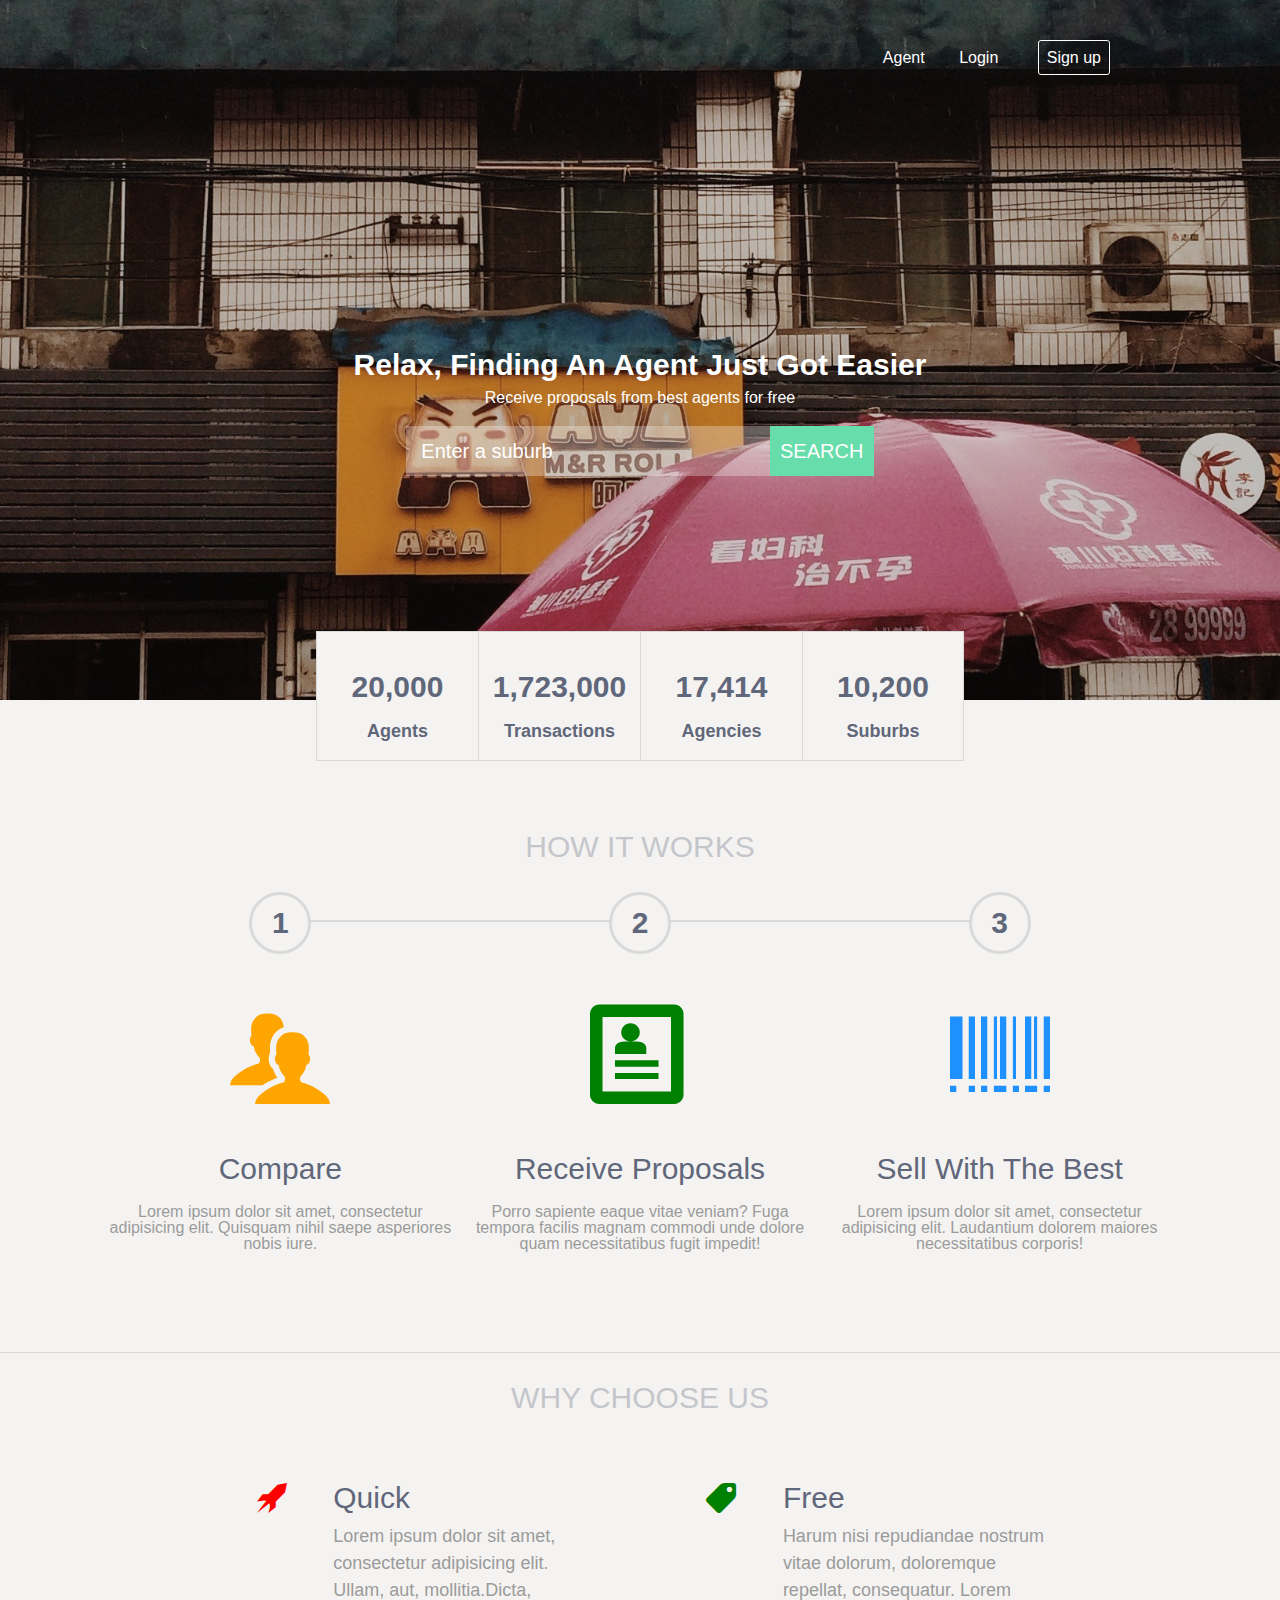
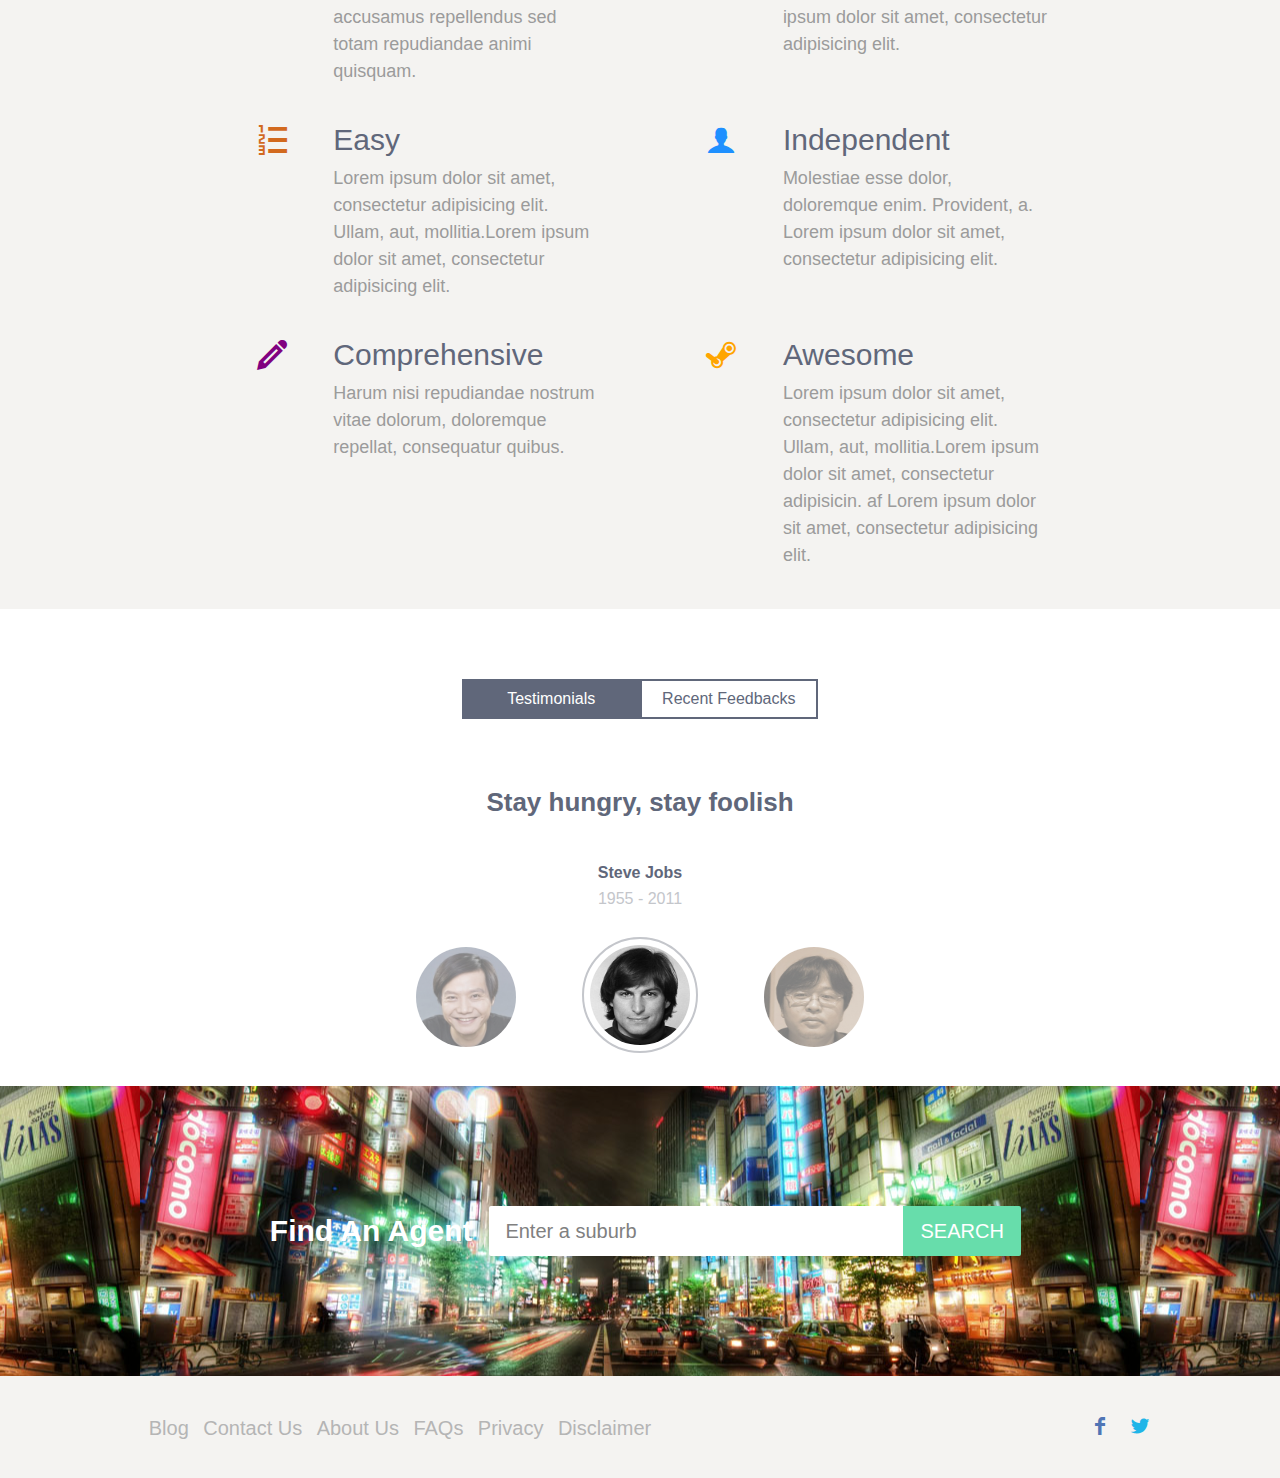
<file: index.html>
<!DOCTYPE html>
<html>
	<head>
		<title>My Design</title>
		<meta name="viewport" content="width=device-width, initial-scale=1">
		<!--[if IE]>
		<script src="http://html5shiv.googlecode.com/svn/trunk/html5.js"></script>
		<![endif]-->
		<link href="stylesheets/style.css" type="text/css" rel="stylesheet" >
		</head>
		<body>
			<div class="main">
				<div class='navigation'>
					<a href="#">Agent</a>
					<a href="#">Login</a>
					<a href="#" class='signup'>Sign up</a>
				</div>
				<div class="center">
					<h2>Relax, Finding An Agent Just Got Easier</h2>
					<p>Receive proposals from best agents for free</p>
					<form>
						<input type="text" class="input" placeholder=" Enter a suburb"></input><input class="submit" type="submit" value="SEARCH" disabled="disabled">
					</form>
				</div>
			</div>

			<div class="how-it-works">
				
			    <div class='data'>
			    	<div>
			    		<h1>20,000</h1>
			    		<h2>Agents</h2>
			    	</div><div>
			    		<h1>1,723,000</h1>
			    		<h2>Transactions</h2>
			    	</div><div>
			    		<h1>17,414</h1>
			    		<h2>Agencies</h2>
			    	</div><div class='last'>
			    		<h1>10,200</h1>
			    		<h2>Suburbs</h2>
			    	</div>
			    </div>
				<h1>How It Works</h1>
				<hr>
				<ul>
					<li>
						<p class='number'>1</p>
						<i class="icon-users"></i>
						<h2>Compare</h2>
						<p>Lorem ipsum dolor sit amet, consectetur adipisicing elit. Quisquam nihil saepe asperiores nobis iure. </p>
					</li><li>
						<p class='number'>2</p>
						<i class='icon-profile'></i>
						<h2>Receive Proposals</h2>
						<p>Porro sapiente eaque vitae veniam? Fuga tempora facilis magnam commodi unde dolore quam necessitatibus fugit impedit!</p>
					</li><li>
						<p class='number'>3</p>
						<i class='icon-barcode'></i>
						<h2>Sell with the Best</h2>
						<p>Lorem ipsum dolor sit amet, consectetur adipisicing elit. Laudantium dolorem maiores necessitatibus corporis!</p>
					</li>
				</ul>
			</div>
			<div class="why-choose-us">
					<h2>why choose us</h2>
					<ul>
						<li>
							<i class="icon-rocket"></i><div><h3>quick</h3>
							<p>Lorem ipsum dolor sit amet, consectetur adipisicing elit. Ullam, aut, mollitia.Dicta, accusamus repellendus sed totam repudiandae animi quisquam. </p></div>
						</li><li>
							<i class="icon-tag" ></i><div><h3>free</h3>
							<p>Harum nisi repudiandae nostrum vitae dolorum, doloremque repellat, consequatur. Lorem ipsum dolor sit amet, consectetur adipisicing elit. </p></div>
						</li><li>
							<i class="icon-numbered-list"></i><div><h3>easy</h3>
							<p>Lorem ipsum dolor sit amet, consectetur adipisicing elit. Ullam, aut, mollitia.Lorem ipsum dolor sit amet, consectetur adipisicing elit.  </p></div>
						</li><li>
							<i class="icon-user"></i><div><h3>independent</h3>
							<p>Molestiae esse dolor, doloremque enim. Provident, a. Lorem ipsum dolor sit amet, consectetur adipisicing elit.  </p></div>
						</li><li>
							<i class="icon-pencil"></i><div><h3>comprehensive</h3>
							<p>Harum nisi repudiandae nostrum vitae dolorum, doloremque repellat, consequatur quibus.</p></div>
						</li><li>
							<i class="icon-steam"></i><div><h3>awesome</h3>
							<p>Lorem ipsum dolor sit amet, consectetur adipisicing elit. Ullam, aut, mollitia.Lorem ipsum dolor sit amet, consectetur adipisicin.
							af Lorem ipsum dolor sit amet, consectetur adipisicing elit.</p></div>
						</li>
					</ul>
				</div>

				<div class="people">
					<a class="Testimonials" href="#">Testimonials</a><a class="Feedbacks" href="#">Recent Feedbacks</a>
					<p>Stay hungry, stay foolish</p>
					<h1>Steve Jobs</h1>
					<h2>1955 - 2011</h2>
					<ul>
						<li><img src="images/lei.png" alt=""></li><li><img class="middle" src="images/jobs.png" alt=""></li><li><img src="images/luo.png" alt=""></li>
					</ul>
				</div>
				<div class="bottom-search">
					<p class="title">Find an agent</p><form><input type="text" placeholder=" Enter a suburb"><input type="submit" value="SEARCH"></form>
				</div>

				<footer><div class="links">
					<a href="">Blog</a>
					<a href="">Contact Us</a>
					<a href="">About Us</a>
					<a href="">FAQs</a>
					<a href="">Privacy</a>
					<a href="">Disclaimer</a>
				</div><div class="social"><i class='icon-facebook'></i><i class='icon-twitter'></i></div></footer>
				

		</body>
	</html>
</file>
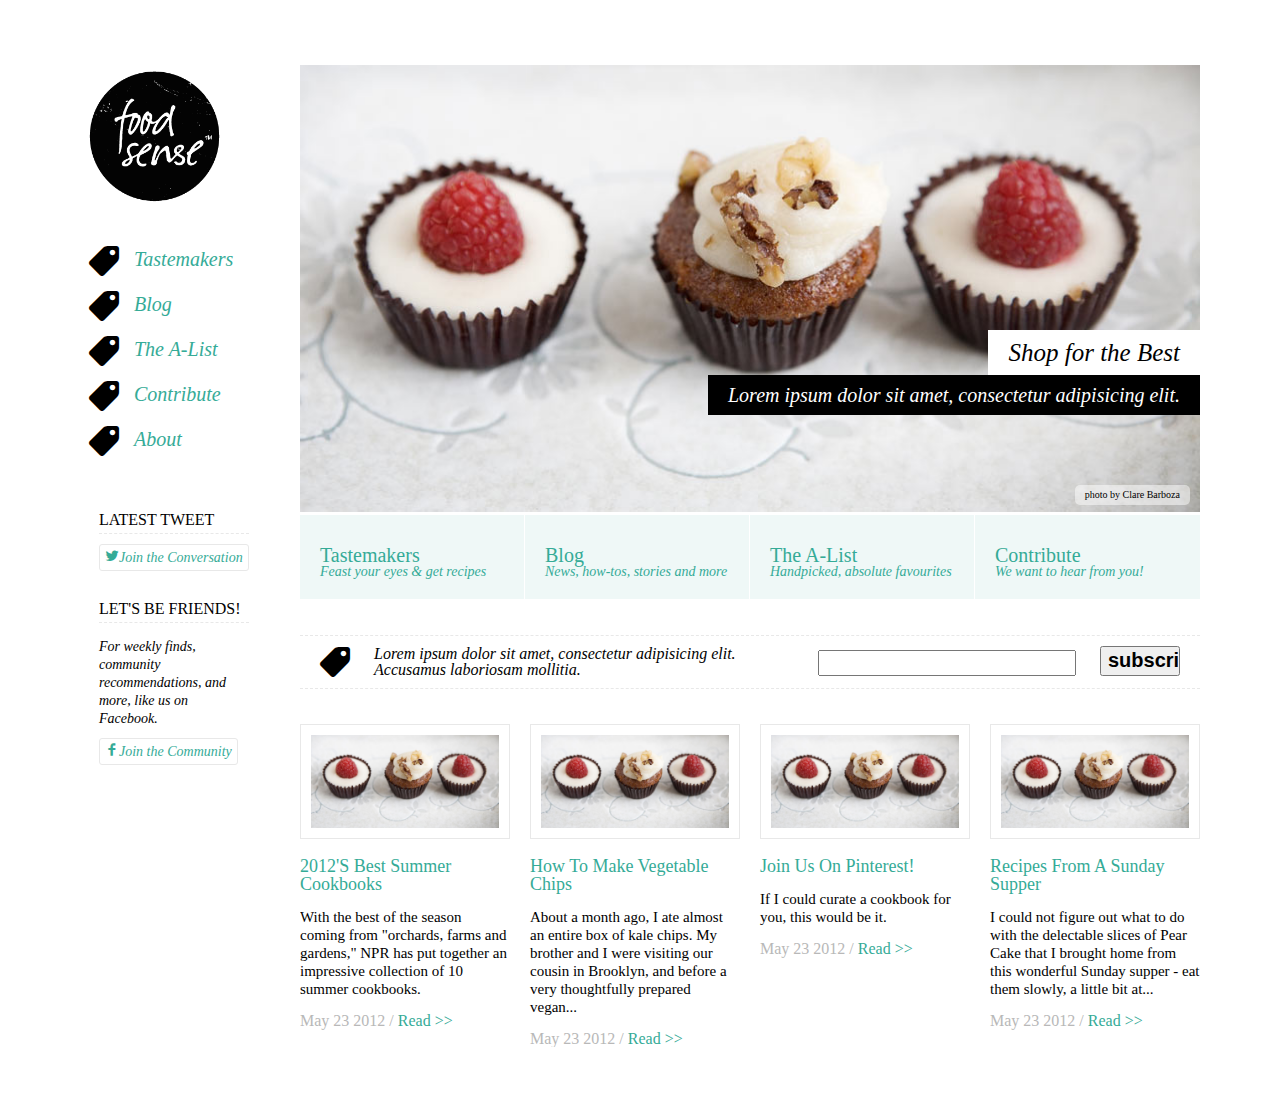
<file: foodsense.html>
<!DOCTYPE html>
<html>
	<head>
		<title>My Design</title>
		<meta name="viewport" content="width=device-width, initial-scale=1">
		<!--[if IE]>
		<script src="http://html5shiv.googlecode.com/svn/trunk/html5.js"></script>
		<![endif]-->
		<link href="stylesheets/foodsense.css" type="text/css" rel="stylesheet" >
	</head>
	<body>
		<div class="main-container">
			<aside>
				<a class="home-link" href=""><img class="logo" src="images/foodsense-logo.png"></a>
				<nav class="navigation">
					<a class= "navi-link" href=""><i class="icon-tag navi-icon"></i>Tastemakers</a>
					<a class="navi-link" href=""><i class="icon-tag navi-icon"></i>blog</a>
					<a class="navi-link" href=""><i class="icon-tag navi-icon"></i>the a-list</a>
					<a class="navi-link" href=""><i class="icon-tag navi-icon"></i>contribute</a>
					<a class="navi-link" href=""><i class="icon-tag navi-icon"></i>about</a>
				</ul>
				<div class="social-links">
					<div class="social-link">
						<h2 class="social-link-name">latest tweet</h2>
						<a href="" class="join-social-link"><i class="social-link-icon icon-twitter"></i>Join the Conversation</a>
					</div>
					<div class="social-link">
						<h2 class="social-link-name">Let's be friends!</h2>
						<p class="social-link-description">For weekly finds, community recommendations, and more, like us on Facebook.</p>
						<a href="" class="join-social-link"><i class="icon-facebook social-link-icon"></i>Join the Community</a>
					</div>
				</div>							
			</aside>
			<div class="content-container">
				<div class="slides">
					<div class="slide">
						<div class="cover">
							<img class="cover-image" src="images/0052_foodsense.jpg" alt="">
							<a href="" class="blog-link">
								<h3 class="blog-name">Shop for the Best</h3>
								<p class="blog-brief">Lorem ipsum dolor sit amet, consectetur adipisicing elit.</p>
							</a>
							<p class="photo-by">photo by <span class="name">Clare Barboza</span></p>
						</div>
					</div>
					<div class="content-link-wrapper">
						<a href="" class="content-link">
							<h3 class="content-link-name">Tastemakers</h3>
							<p class="content-link-brief">Feast your eyes &amp; get recipes</p>
						</a>
						<a href="" class="content-link">
							<h3 class="content-link-name">Blog</h3>
							<p class="content-link-brief">News, how-tos, stories and more</p>
						</a>
						<a href="" class="content-link">
							<h3 class="content-link-name">The A-List</h3>
							<p class="content-link-brief">Handpicked, absolute favourites</p>
						</a>
						<a href="" class="content-link">
							<h3 class="content-link-name">Contribute</h3>
							<p class="content-link-brief">We want to hear from you!</p>
						</a>
					</div>	
				</div>	
				<div class="subscribe">
					<div class="introduction-wrapper"><i class="icon-tag subscription-icon"></i>
					<span class="introduction">Lorem ipsum dolor sit amet, consectetur adipisicing elit. Accusamus laboriosam mollitia.</span></div>
					<form class="subscribe-form" action="">
						<input type="text" class='input-text'>
						<input type="button" value="subscribe">
					</form>
				</div>	

				<div class="more-articles">
					<article class="more-article">
						<img src="images/0052_foodsense.jpg" alt="" class="article-image">
						<a class="article-headline">2012's Best Summer Cookbooks</a>
						<section class="brief-content">With the best of the season coming from "orchards, farms and gardens," NPR has put together an impressive collection of 10 summer cookbooks.</section>
						<span class="time">May 23 2012 /</span>
						<a href="" class="read">Read >></a>
					</article>
					<article class="more-article">
						<img src="images/0052_foodsense.jpg" alt="" class="article-image">
						<a class="article-headline">How to Make Vegetable Chips</a>
						<section class="brief-content">About a month ago, I ate almost an entire box of kale chips. My brother and I were visiting our cousin in Brooklyn, and before a very thoughtfully prepared vegan...</section>
						<span class="time">May 23 2012 /</span>
						<a href="" class="read">Read >></a>
					</article>
					<article class="more-article">
						<img src="images/0052_foodsense.jpg" alt="" class="article-image">
						<a class="article-headline">Join us on Pinterest!</a>
						<section class="brief-content">If I could curate a cookbook for you, this would be it.</section>
						<span class="time">May 23 2012 /</span>
						<a href="" class="read">Read >></a>
					</article>
					<article class="more-article">
						<img src="images/0052_foodsense.jpg" alt="" class="article-image">
						<a class="article-headline">Recipes from a Sunday Supper</a>
						<section class="brief-content">I could not figure out what to do with the delectable slices of Pear Cake that I brought home from this wonderful Sunday supper - eat them slowly, a little bit at...</section>
						<span class="time">May 23 2012 /</span>
						<a href="" class="read">Read >></a>
					</article>
				</div>

			</div>
		</div>	

	</body>
</html>
</file>
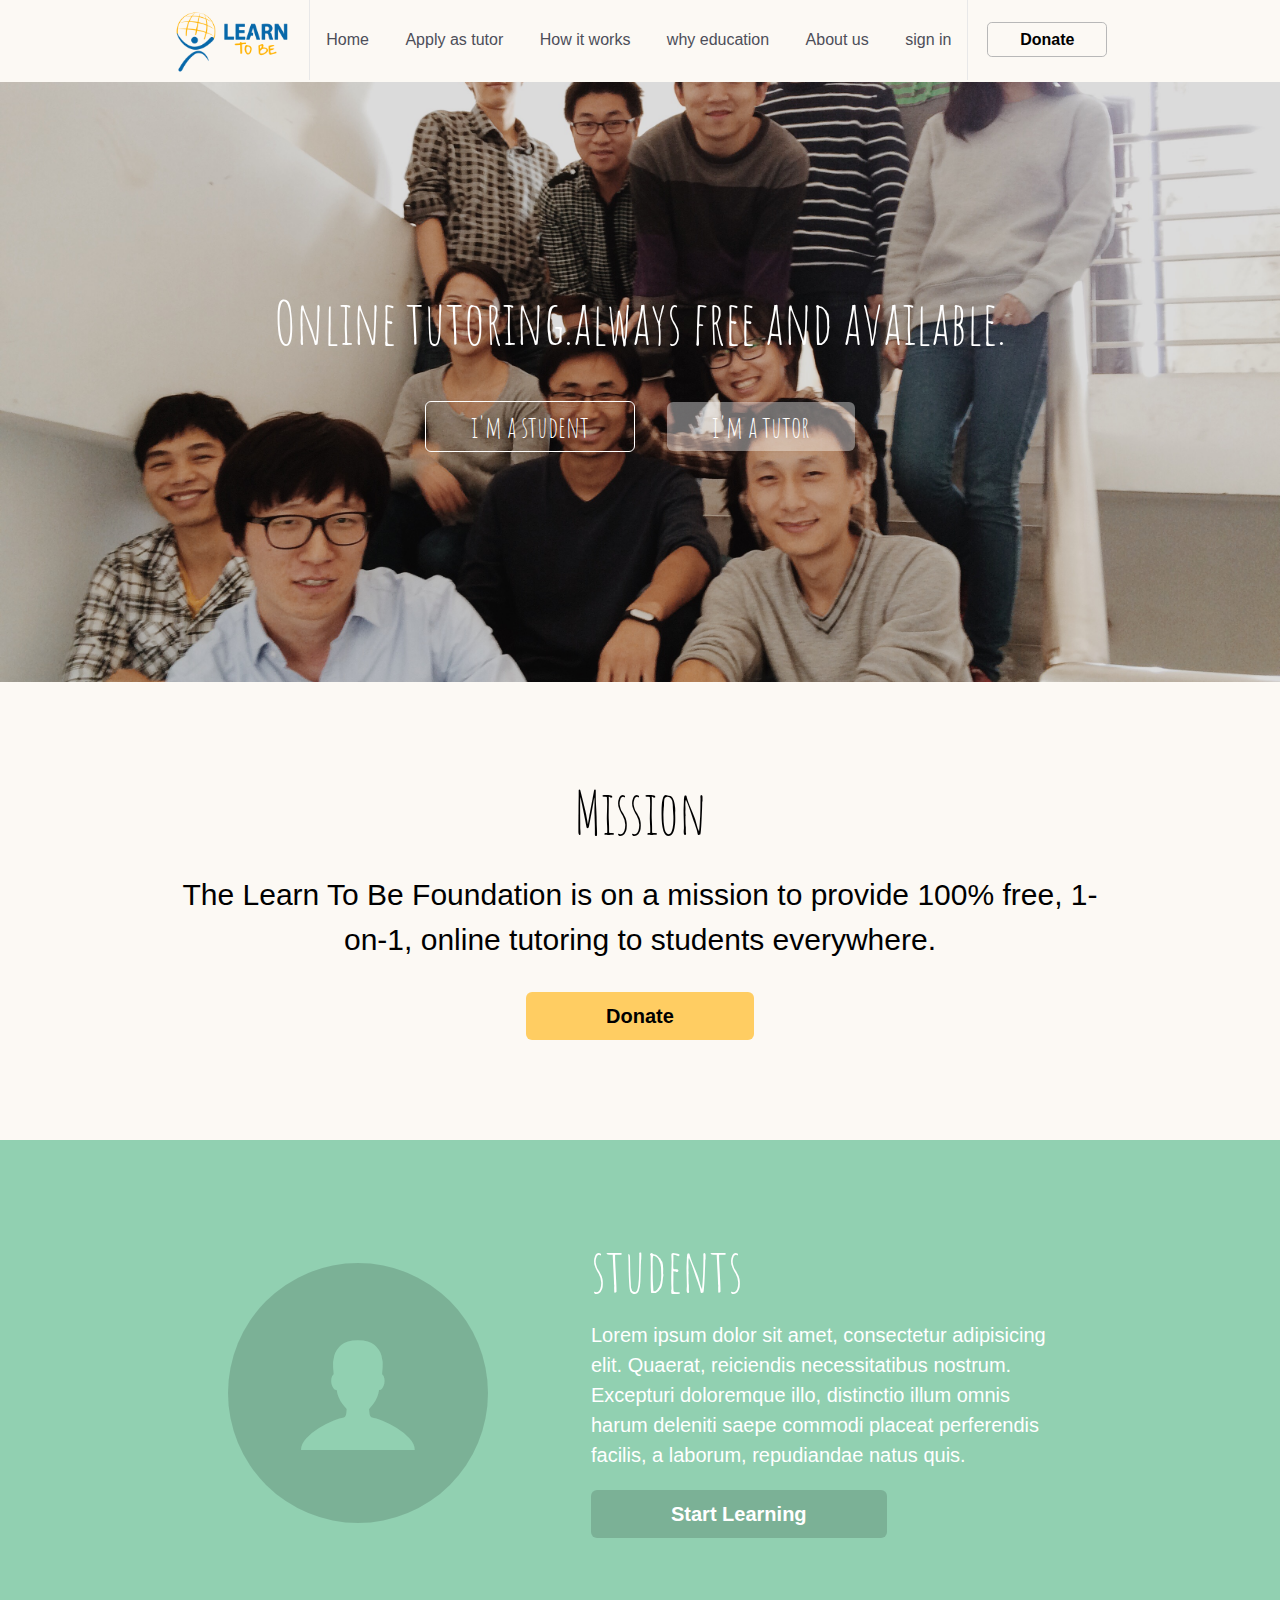
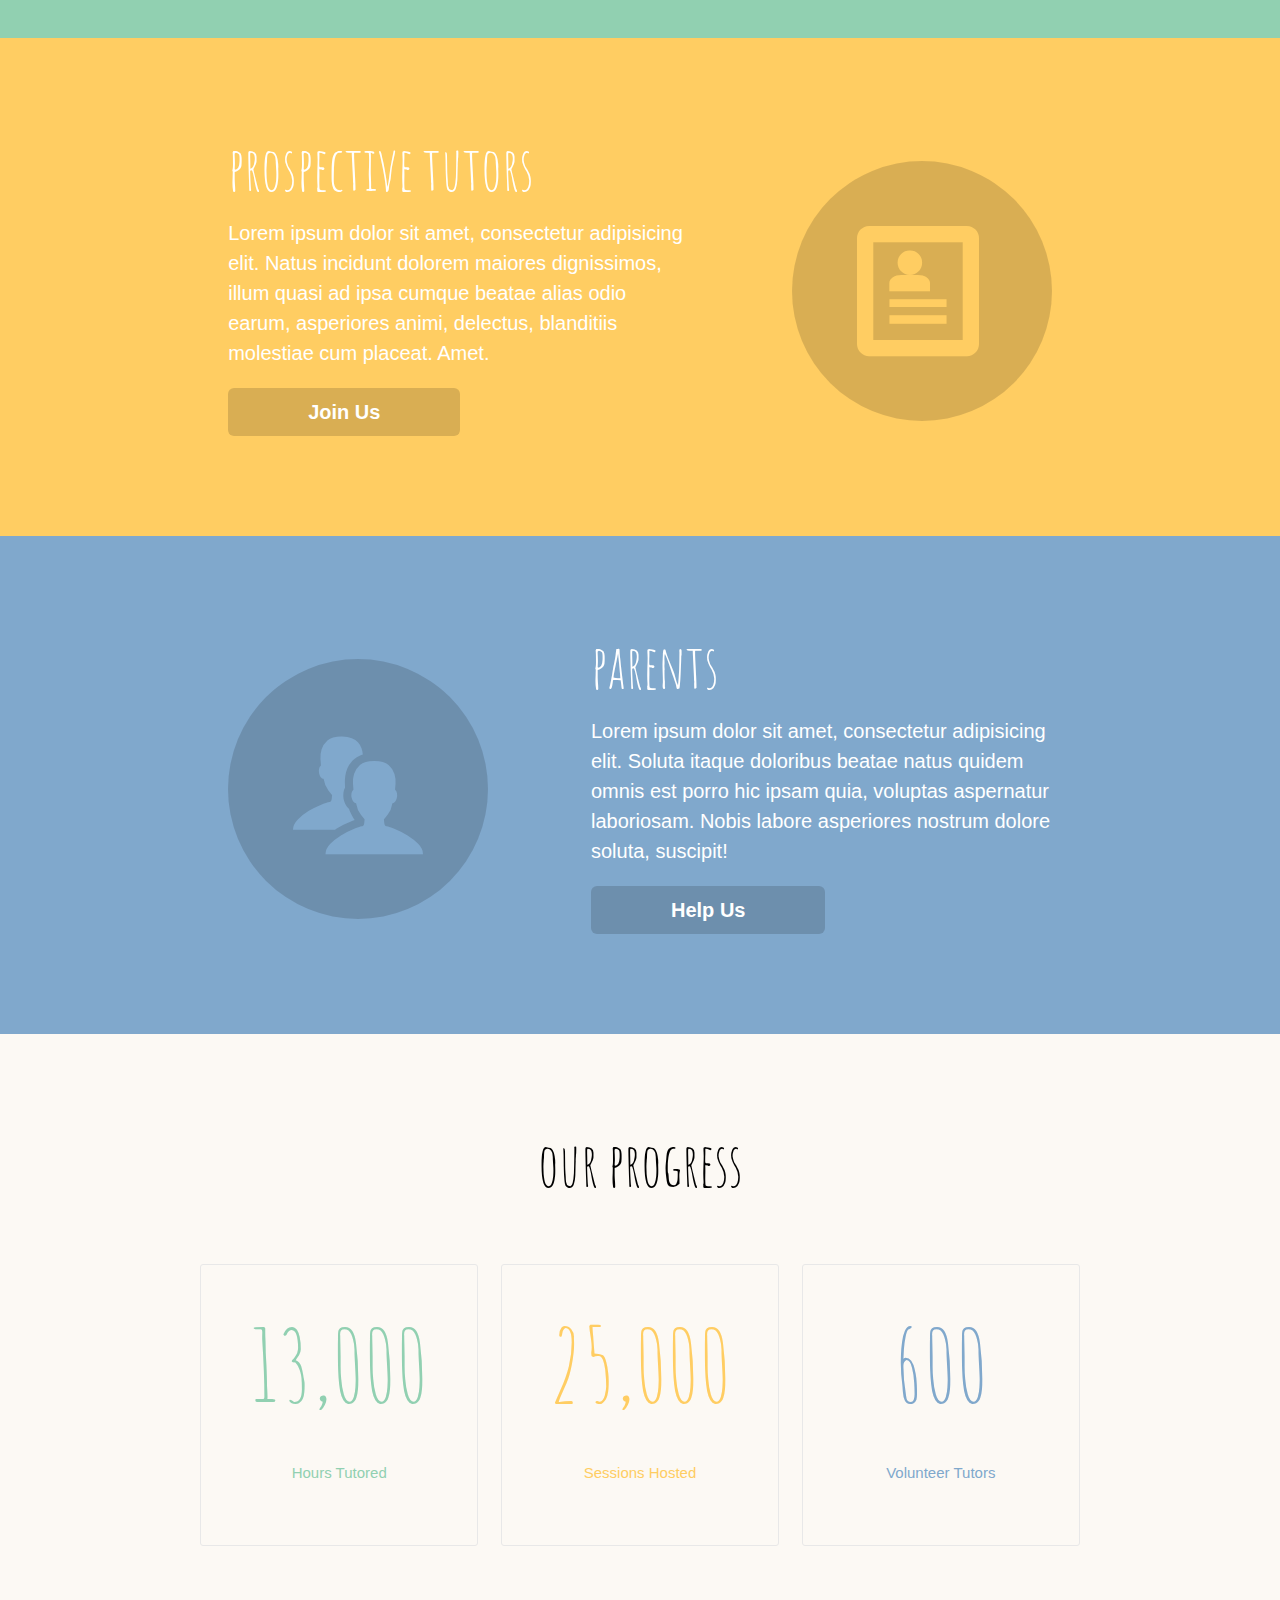
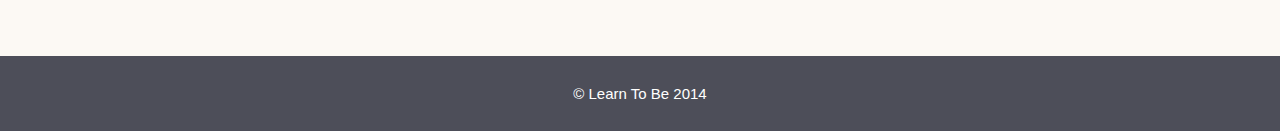
<file: learntobe.html>
<!DOCTYPE html>
<html>
	<head>
		<title>My Design</title>
		<meta name="viewport" content="width=device-width, initial-scale=1">
		<!--[if IE]>
		<script src="http://html5shiv.googlecode.com/svn/trunk/html5.js"></script>
		<![endif]-->
		<link href="stylesheets/learntobe.css" type="text/css" rel="stylesheet" >
		<link href='http://fonts.googleapis.com/css?family=Amatic+SC' rel='stylesheet' type='text/css'>
		</head>
		<body>
			<header>
				<a href="" class="home-link"></a>
				<section class="navigation desktop">
					<a class="navi-link" href="">Home</a>
					<a class="navi-link" href="">Apply as tutor</a>
					<a class="navi-link" href="">How it works</a>
					<a class="navi-link hidden-ipad" href="">why education</a>
					<a class="navi-link hidden-ipad" href="">About us</a>
					<a class="navi-link" href="">sign in</a>
				</section>
				<section class="donate"><a href="" class="donate-button">Donate</a></section>
			</header>

			<section class="main-description">
				<h1 class="headline main-headline">Online tutoring.always free and available.</h1>
				<a href="" class="whoareyou">i'm a student</a>
				<a href="" class="whoareyou iamtutor">i'm a tutor</a>
			</section>

			<section class="row mission">
				<h2 class="headline mission-headline">Mission</h2>
				<p class="mission-details">The Learn To Be Foundation is on a mission to provide 100% free, 1-on-1, online tutoring to students everywhere.</p>
				<a href="" class="action yellow-background yellow-border">Donate</a>
			</section>

			<section class="introduction green-background row">
				<section class="role">
					<section class="left desktop">
						<i class="icon icon-user font-green"></i>
					</section>
					<section class="role-description">
						<h2 class="headline role-headline">students</h2>
						<p class="role-details">Lorem ipsum dolor sit amet, consectetur adipisicing elit. Quaerat, reiciendis necessitatibus nostrum. Excepturi doloremque illo, distinctio illum omnis harum deleniti saepe commodi placeat perferendis facilis, a laborum, repudiandae natus quis.</p>
						<a href="" class="action role-action">start learning</a>
					</section>
				</section>
			</section>
			
			<section class="introduction yellow-background row">
				<section class="role">
					<section class="role-description left">
						<h2 class="headline role-headline">prospective tutors</h2>
						<p class="role-details">Lorem ipsum dolor sit amet, consectetur adipisicing elit. Natus incidunt dolorem maiores dignissimos, illum quasi ad ipsa cumque beatae alias odio earum, asperiores animi, delectus, blanditiis molestiae cum placeat. Amet.</p>
						<a href="" class="action role-action">Join us</a>
					</section>
					<section class="right desktop">
						<i class="icon icon-profile font-yellow"></i>
					</section>
						
				</section>
			</section>

			<section class="introduction blue-background row">
				<section class="role">
					<section class="left desktop">
						<i class="icon icon-users font-blue"></i>
					</section>
					<section class="role-description">
						<h2 class="role-headline">parents</h2>
						<p class="role-details">Lorem ipsum dolor sit amet, consectetur adipisicing elit. Soluta itaque doloribus beatae natus quidem omnis est porro hic ipsam quia, voluptas aspernatur laboriosam. Nobis labore asperiores nostrum dolore soluta, suscipit!</p>
						<a href="" class="role-action">help us</a>
					</section>
				</section>
			</section>

			<section class="our-progress row">
				<h2 class="headline progress-headline">our progress</h2>
				<section class="item font-green">
					<p class="item-data">13,000</p>
					<h3 class="item-name">Hours Tutored</h3>	 
				</section>
				<section class="item font-yellow">
					<p class="item-data">25,000</p>
					<h3 class="item-name">Sessions Hosted</h3>
				</section>
				<section class="item font-blue">
					<p class="item-data">600</p>
					<h3 class="item-name">Volunteer Tutors</h3>
				</section>
			</section>
			
			<footer>&copy; Learn To Be 2014</footer>
		</body>
	</html>
</file>
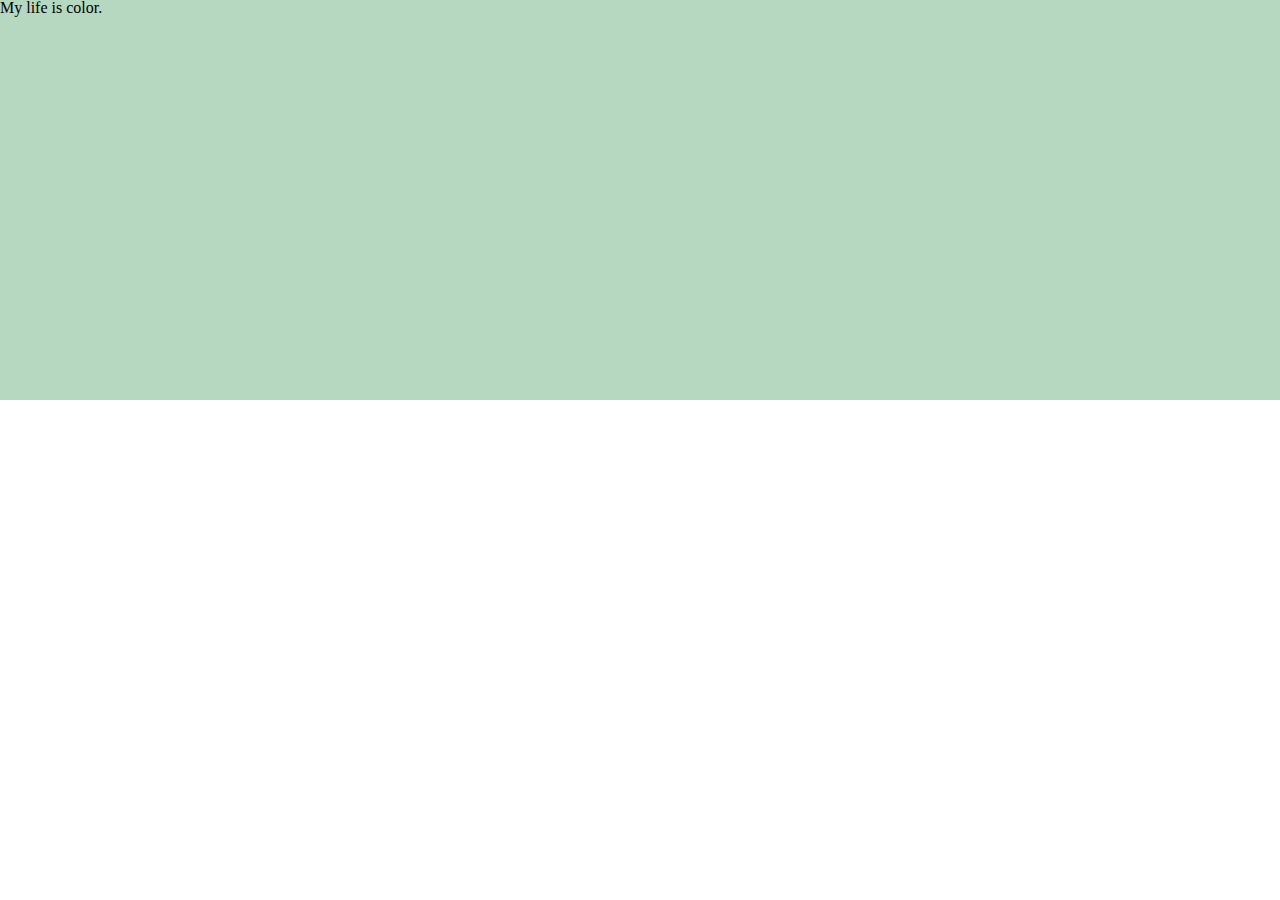
<file: responsive.html>
<!DOCTYPE html>
<html>
	<head>
		<title>My Design</title>
		<meta name="viewport" content="width=device-width, initial-scale=1">
		<!--[if IE]>
		<script src="http://html5shiv.googlecode.com/svn/trunk/html5.js"></script>
		<![endif]-->
		<link href="stylesheets/responsive.css" type="text/css" rel="stylesheet" >
		</head>
		<body>

			<div class="colorful">
				<h1>My life is color.</h1>
			</div>

		</body>
	</html>
</file>
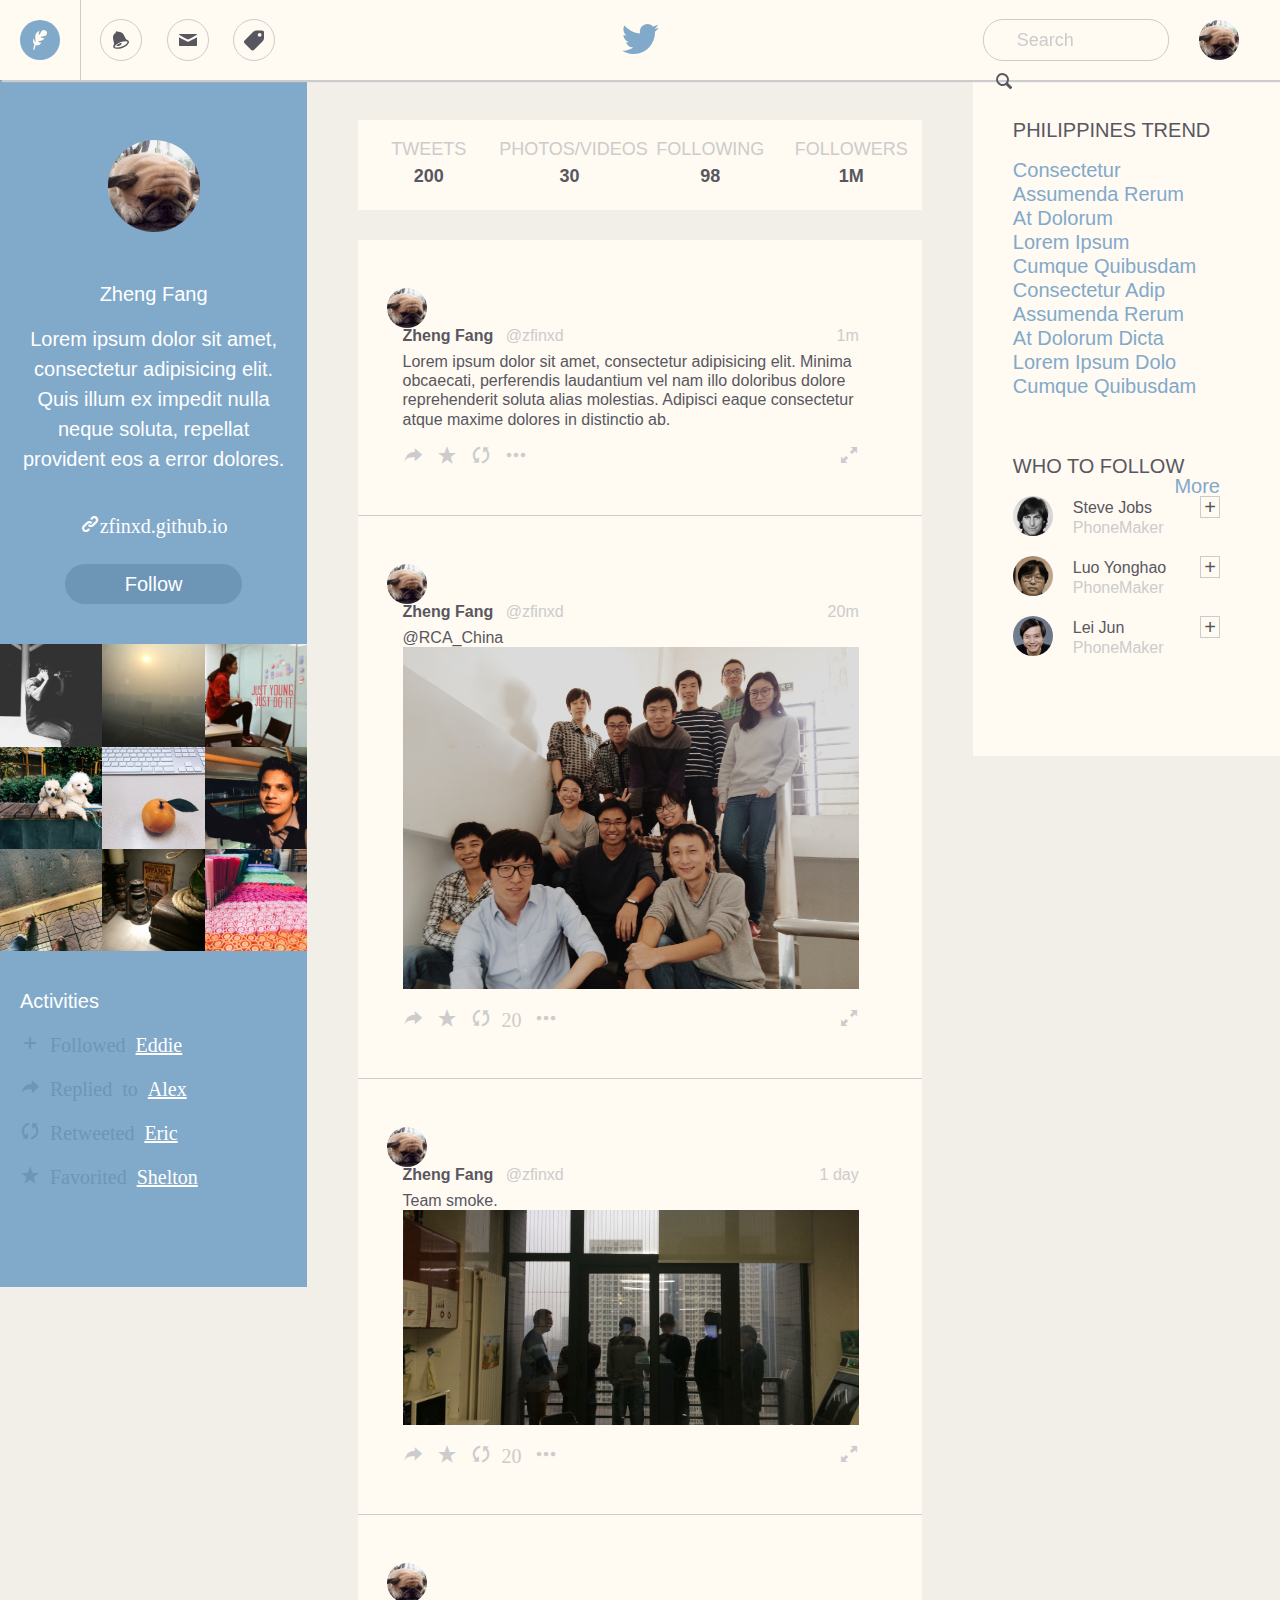
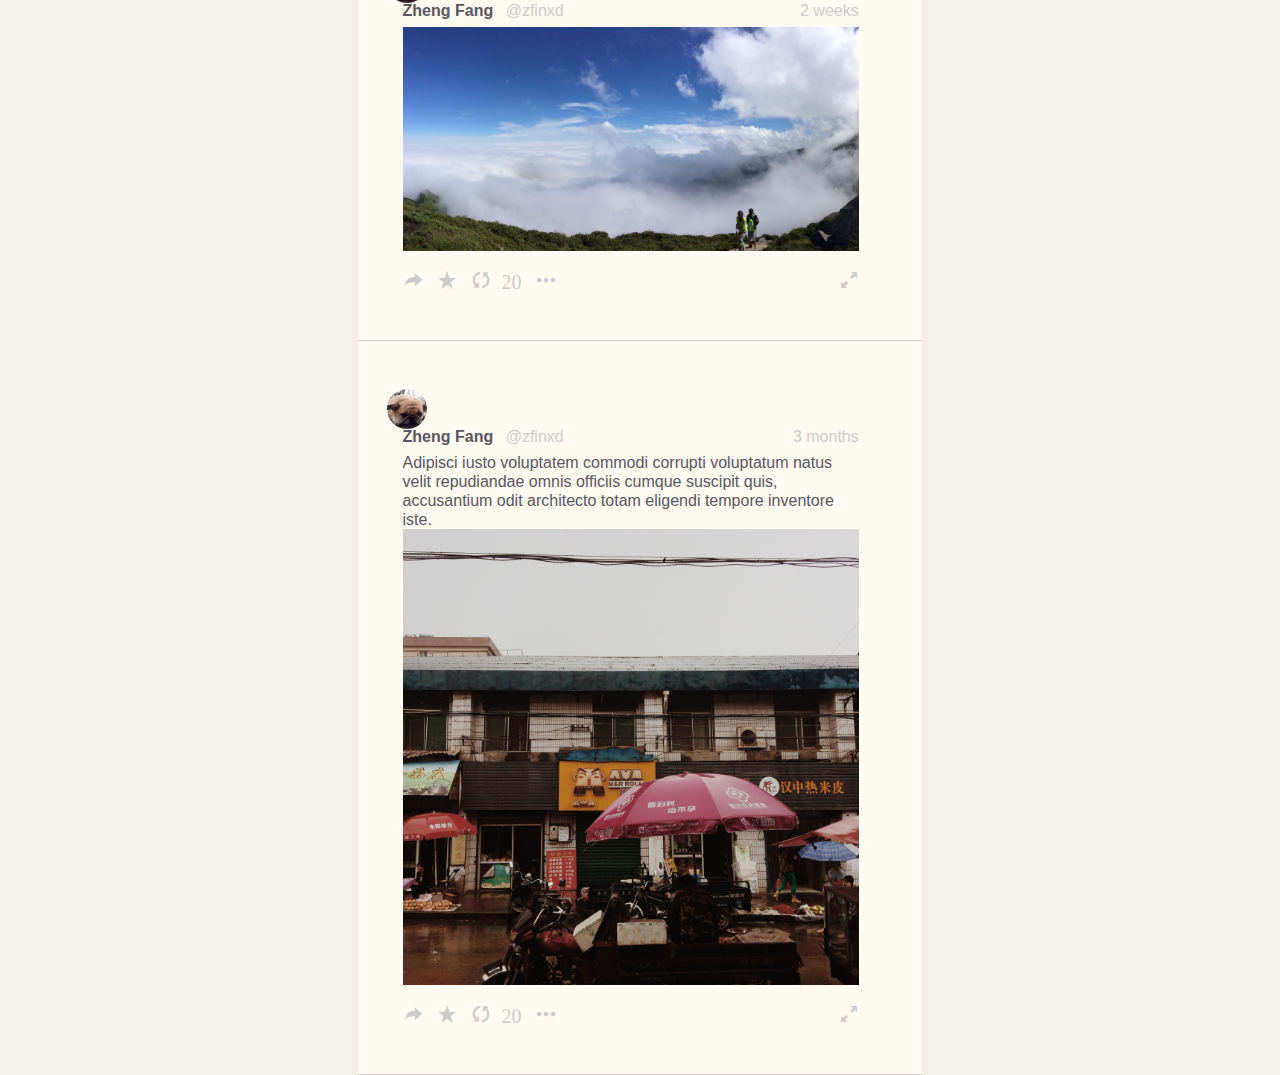
<file: second.html>
<!DOCTYPE html>
<html>
	<head>
		<title>My Design</title>
		<meta name="viewport" content="width=device-width, initial-scale=1">
		<!--[if IE]>
		<script src="http://html5shiv.googlecode.com/svn/trunk/html5.js"></script>
		<![endif]-->
		<link href="stylesheets/second.css" type="text/css" rel="stylesheet" >
		</head>
		<body>
			<header>
				<nav >
					<div class="write"><a href="" class="icon-feather"></a></div><a href="" class="icon-bell"></a>
					<a href="" class="icon-mail"></a>
					<a href="" class="icon-tag"></a></nav><div class="logo"><a class="icon-twitter"></a></div><div class="search"><form action=""><input type="text" placeholder=" Search"><a href="" class="icon-search"></a></form><a href="" class="user"></a>
					</div>
			</header>

			<aside class="left">
				<section class="info"><img src="images/dog.jpg" alt="" class="avatar">
				<h1>Zheng Fang</h1>
				<p>Lorem ipsum dolor sit amet, consectetur adipisicing elit. Quis illum ex impedit nulla neque soluta, repellat provident eos a error dolores. </p>
				<a href="" class="icon-link main-page">zfinxd.github.io</a><br>
				<a href="" class='follow'>Follow</a></section>
				<section class="images"><img src="images/1.jpg" alt=""><img src="images/2.jpg" alt=""><img src="images/3.jpg" alt=""><img src="images/4.jpg" alt=""><img src="images/5.jpg" alt=""><img src="images/6.jpg" alt=""><img src="images/7.jpg" alt=""><img src="images/8.jpg" alt=""><img src="images/9.jpg" alt=""></section>
				<section class='activities'>
				<h1>Activities</h1>
				<ul>
					<li class='icon-plus'> Followed <a href="">Eddie</a></li>
					<li class='icon-forward'> Replied to <a href="">Alex</a></li>
					<li class='icon-cycle'> Retweeted <a href="">Eric</a></li>
					<li class='icon-star'> Favorited <a href="">Shelton</a></li>
				</ul></section>
			</aside>
			
			<aside class="right">
				<section class="trend">
				<h1>Philippines trend</h1>
				<ul>
					<li><a href="">consectetur</a></li>
					<li><a href="">assumenda rerum </a></li>
					<li><a href="">at dolorum </a></li>
					<li><a href="">Lorem ipsum</a></li>
					<li><a href="">cumque quibusdam </a></li>
					<li><a href="">consectetur adip</a></li>
					<li><a href="">assumenda rerum </a></li>
					<li><a href="">at dolorum dicta</a></li>
					<li><a href="">Lorem ipsum dolo</a></li>
					<li><a href="">cumque quibusdam</a></li>
				</ul></section>
				<section class="who-to-follow">
				<h1>who to follow</h1>
				<a href="" class="more">More</a>
				<ul>
					<li>
						<a href="" class='jobs avatar'></a>
						<a href="" class='name'>Steve Jobs</a>
						<a href="" class='add'>+</a>
						<span>PhoneMaker</span>
					</li>
					<li>
						<a href="" class='luo avatar'></a>
						<a href="" class='name'>Luo Yonghao</a>
						<a href="" class='add'>+</a>
						<span>PhoneMaker</span>
					</li>
					<li>
						<a href="" class='lei avatar'></a>
						<a href="" class='name'>Lei Jun</a>
						<a href="" class='add'>+</a>
						<span>PhoneMaker</span>
					</li>
				</ul></section>
			</aside>
			
			<section class="data center">
				<ul><li>
					<p class="item">TWEETS</p>
					<p class="num">200</p>
				</li>
				<li>
					<p class="item">PHOTOS/VIDEOS</p>
					<p class="num">30</p>
				</li>
				<li>
					<p class="item">FOLLOWING</p>
					<p class="num">98</p>
				</li>
				<li>
					<p class="item">FOLLOWERS</p>
					<p class="num">1M</p>
				</li></ul>			
			</section>

			<section class="posts center">
				<article>
					<a href="" class="avatar me"></a>
					<section class="post">
						<section class="before">
						<span class="name">Zheng Fang</span>
						<a href="" class="account">@zfinxd</a>
						<span class="time">1m</span></section>
						<p>Lorem ipsum dolor sit amet, consectetur adipisicing elit. Minima obcaecati, perferendis laudantium vel nam illo doloribus dolore reprehenderit soluta alias molestias. Adipisci eaque consectetur atque maxime dolores in distinctio ab.</p>
						<section class="after">
						<a href="" class="icon-forward"></a>
						<a href="" class="icon-star"></a>
						<a href="" class="icon-cycle"></a>
						<span class="num"></span>
						<a href="" class="icon-ellipsis"></a>
						<a href="" class="icon-resize-enlarge"></a></section>
					</section>
				</article>
				<article>
					<a href="" class="avatar me"></a>
					<section class="post">
						<section class="before">
						<span class="name">Zheng Fang</span>
						<a href="" class="account">@zfinxd</a>
						<span class="time">20m</span></section>
						<p>@RCA_China</p>
						<img src="images/team.jpg" alt="">
						<section class="after">
						<a href="" class="icon-forward"></a>
						<a href="" class="icon-star"></a>
						<a href="" class="icon-cycle"> 20</a>
						<span class="num"></span>
						<a href="" class="icon-ellipsis"></a>
						<a href="" class="icon-resize-enlarge"></a></section>
					</section>
				</article>
				
				<article>
					<a href="" class="avatar me"></a>
					<section class="post">
						<section class="before">
						<span class="name">Zheng Fang</span>
						<a href="" class="account">@zfinxd</a>
						<span class="time">1 day</span></section>
						<p>Team smoke.</p>
						<img src="images/teamsmoke.jpg" alt="">
						<section class="after">
						<a href="" class="icon-forward"></a>
						<a href="" class="icon-star"></a>
						<a href="" class="icon-cycle"> 20</a>
						<span class="num"></span>
						<a href="" class="icon-ellipsis"></a>
						<a href="" class="icon-resize-enlarge"></a></section>
					</section>
				</article>
				<article>
					<a href="" class="avatar me"></a>
					<section class="post">
						<section class="before">
						<span class="name">Zheng Fang</span>
						<a href="" class="account">@zfinxd</a>
						<span class="time">2 weeks</span></section>
						<img src="images/taibai.jpg" alt="">
						<section class="after">
						<a href="" class="icon-forward"></a>
						<a href="" class="icon-star"></a>
						<a href="" class="icon-cycle"> 20</a>
						<span class="num"></span>
						<a href="" class="icon-ellipsis"></a>
						<a href="" class="icon-resize-enlarge"></a></section>
					</section>
				</article>
				<article>
					<a href="" class="avatar me"></a>
					<section class="post">
						<section class="before">
						<span class="name">Zheng Fang</span>
						<a href="" class="account">@zfinxd</a>
						<span class="time">3 months</span></section>
						<p>Adipisci iusto voluptatem commodi corrupti voluptatum natus velit repudiandae omnis officiis cumque suscipit quis, accusantium odit architecto totam eligendi tempore inventore iste.</p>
						<img src="images/street.jpg" alt="">
						<section class="after">
						<a href="" class="icon-forward"></a>
						<a href="" class="icon-star"></a>
						<a href="" class="icon-cycle"> 20</a>
						<span class="num"></span>
						<a href="" class="icon-ellipsis"></a>
						<a href="" class="icon-resize-enlarge"></a></section>
					</section>
				</article>
			</section>

			
				

		</body>
	</html>
</file>
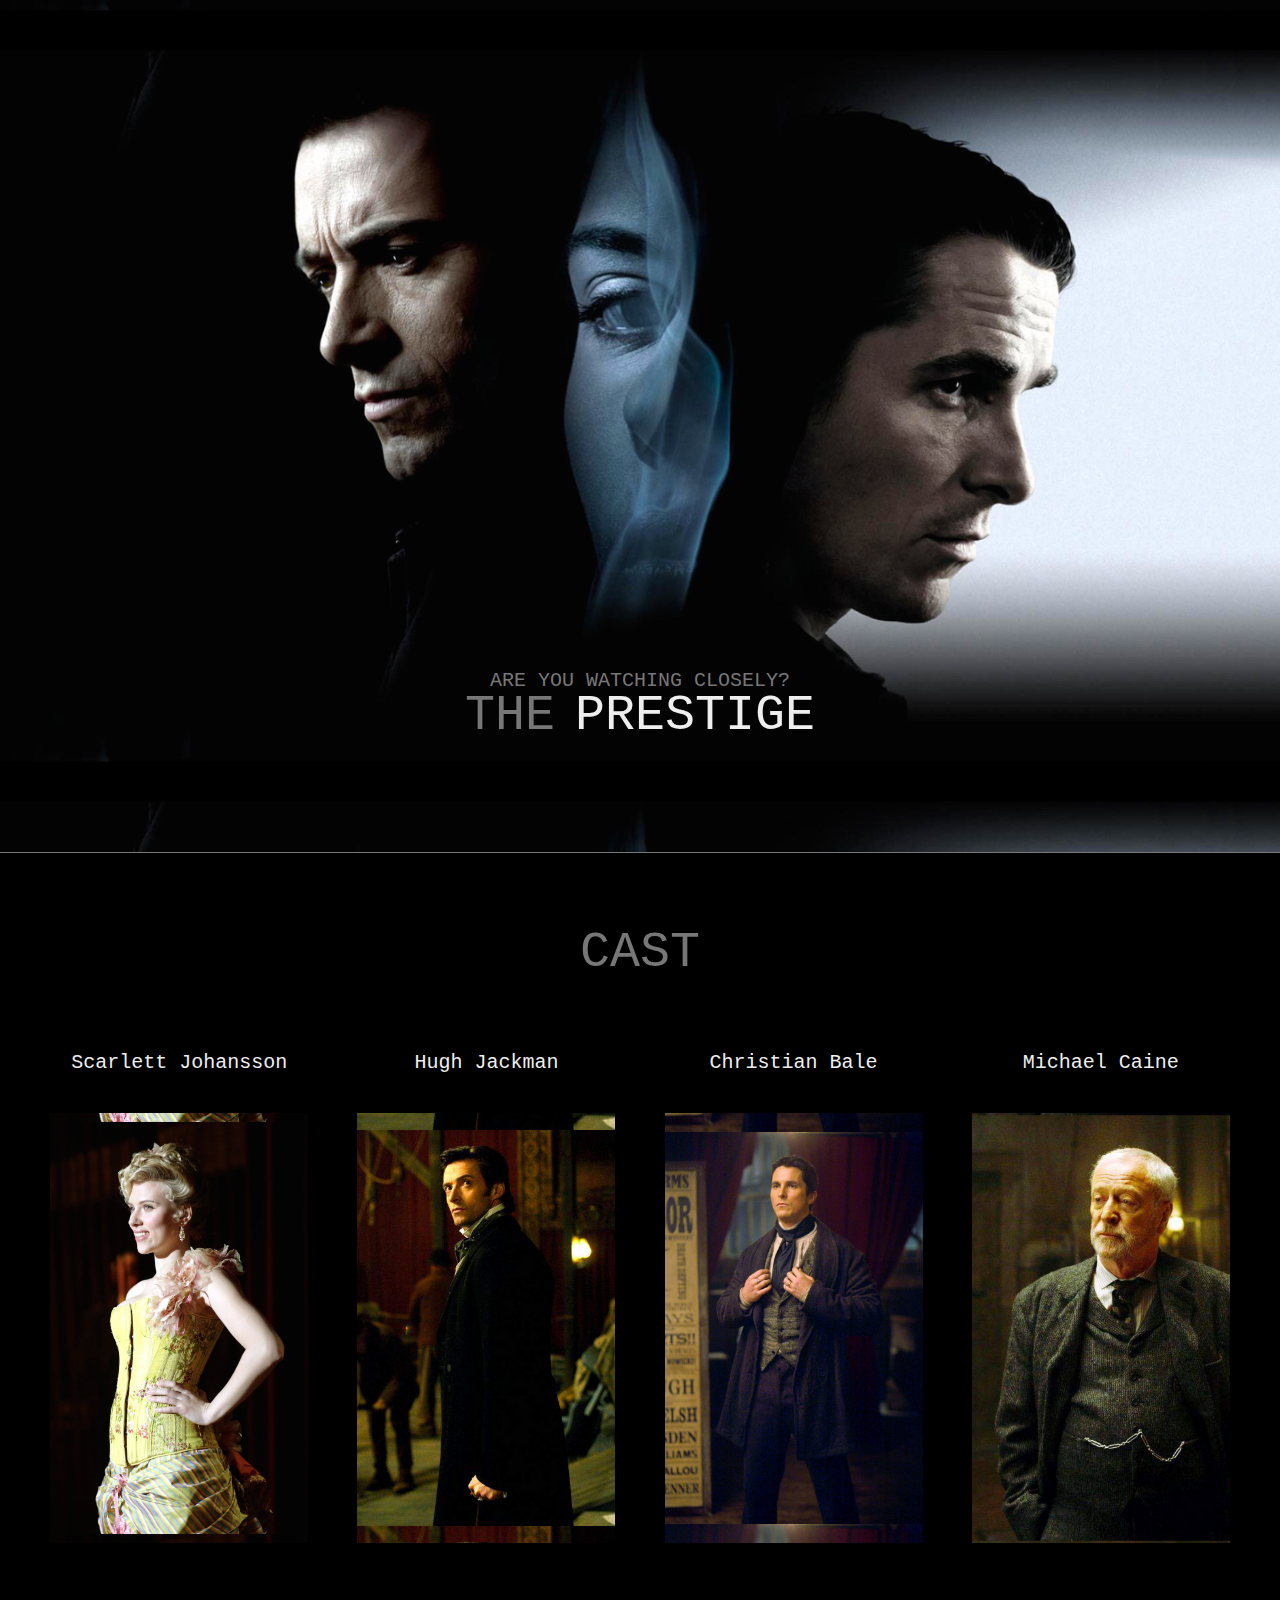
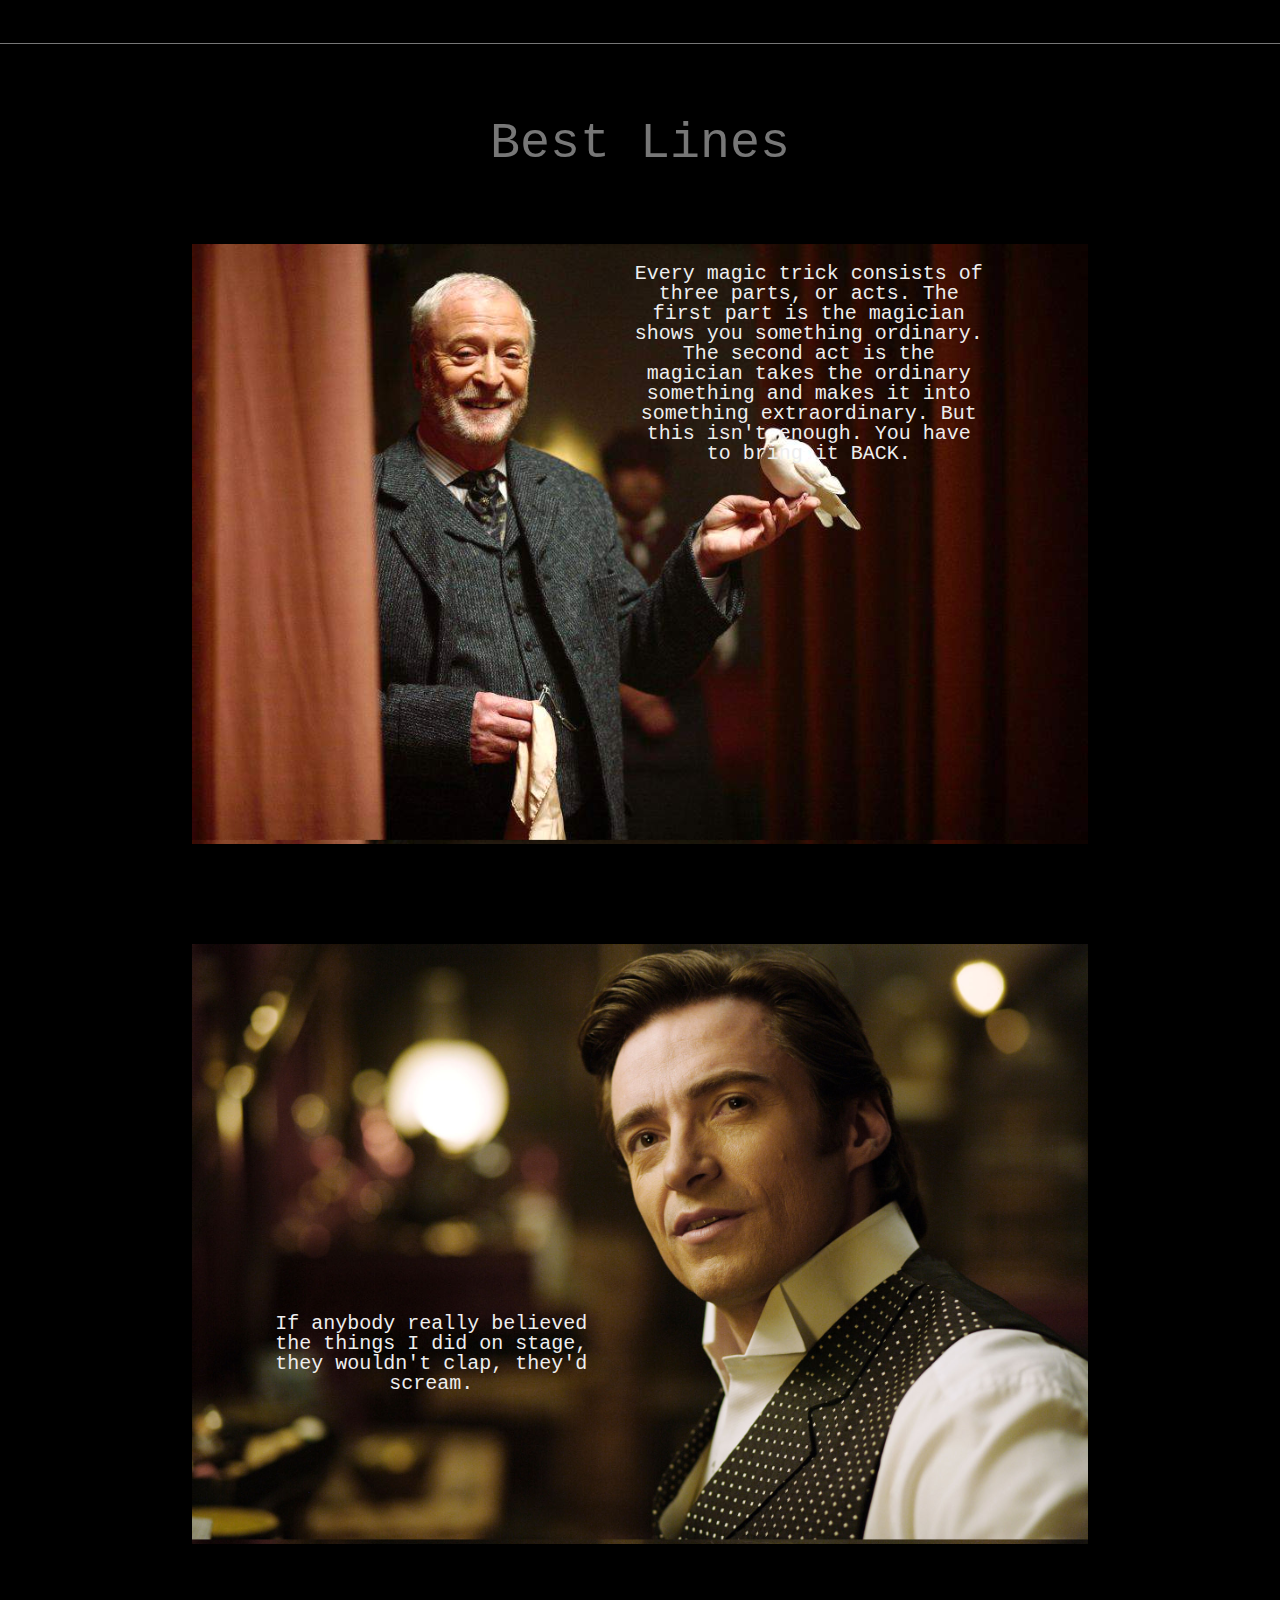
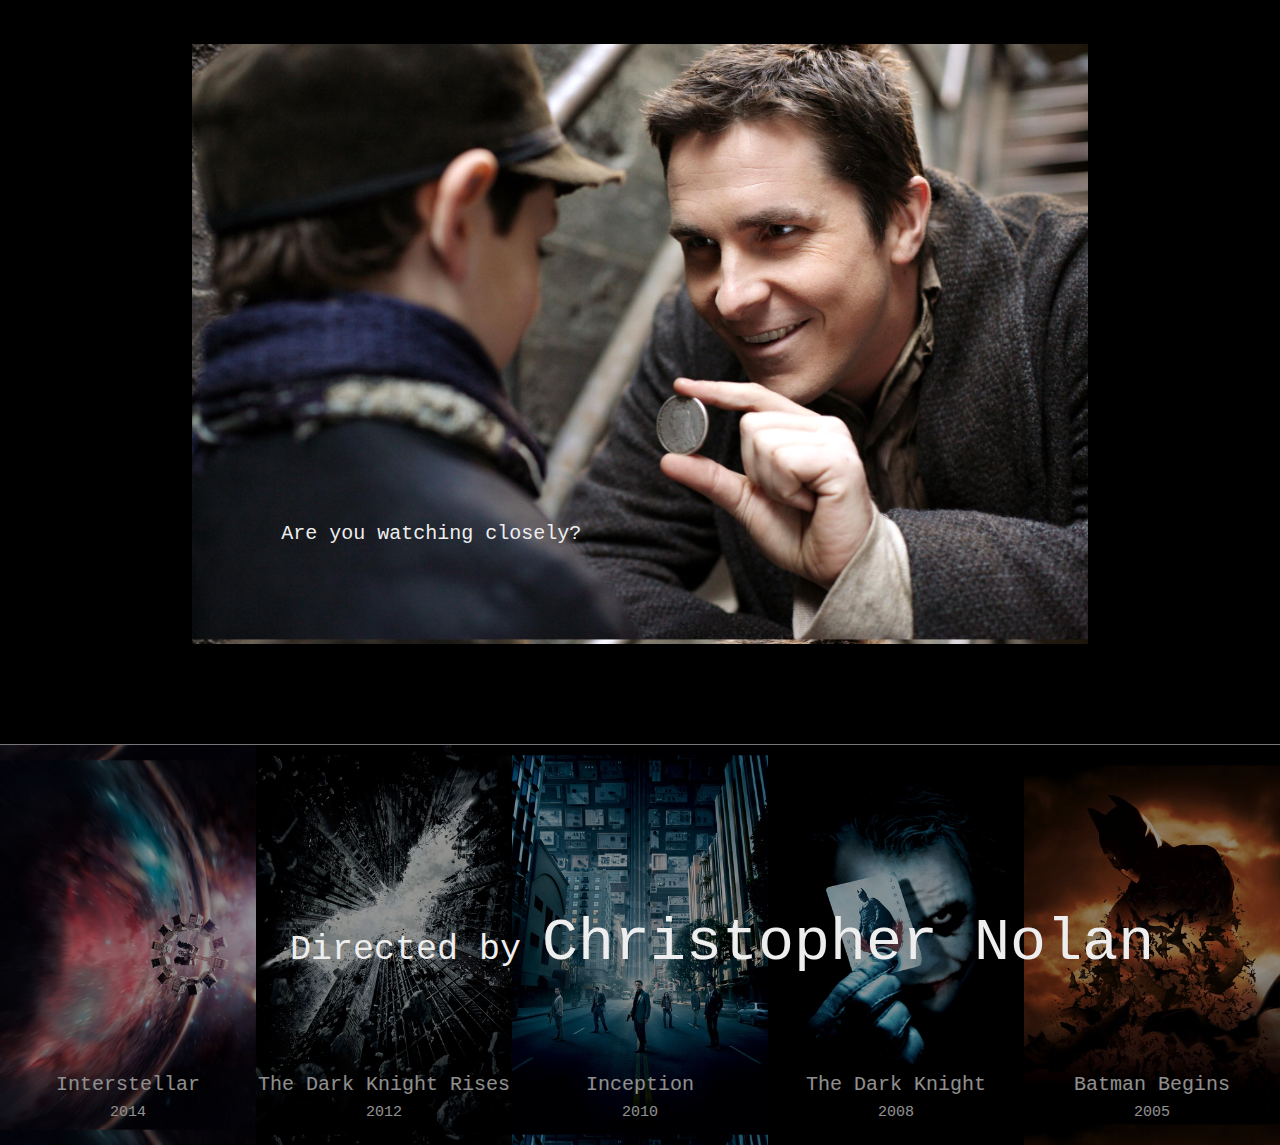
<file: theprestige.html>
<!DOCTYPE html>
<html>
	<head>
		<title>The Prestige</title>
		<meta name="viewport" content="width=device-width, initial-scale=1">
		<!--[if IE]>
		<script src="http://html5shiv.googlecode.com/svn/trunk/html5.js"></script>
		<![endif]-->
		<link href="stylesheets/theprestige.css" type="text/css" rel="stylesheet" >
		</head>
		<body>
			
			<section class="hero">
				<h2>Are you watching closely?</h2>
				<h1><span>the</span>prestige</h1>
			</section> 
			<section class="cast">
				<h1>CAST</h1>
				<section class="person">
					<h2 class="name" class="johansson">Scarlett Johansson</h2>
					<div class="picture johansson"></div>
				</section>
				<section class="person">
					<h2 class="name">Hugh Jackman</h2>
					<div class="picture jackman"></div>
				</section>
				<section class="person">
					<h2 class="name">Christian Bale</h2>
					<div class="picture bale"></div>
				</section>
				<section class="person">
					<h2 class="name">Michael Caine</h2>
					<div class="picture caine"></div>
				</section>
			</section>

			<section class="lines">
				<h1>Best Lines</h1>
				<div class="line magic">
					<p>Every magic trick consists of three parts, or acts. The first part is the magician shows you something ordinary. The second act is  the magician takes the ordinary something and makes it into something extraordinary. But this isn't enough. You have to bring it BACK.</p>
				</div>
				<!-- <div class="line sacrifice">
					<p>The sacrifice...that's the price of a good trick.</p>
				</div> -->
				<div class="line scream">
					<p>If anybody really believed the things I did on stage, they wouldn't clap, they'd scream.</p>
				</div>
				<!-- <div class="line obsession">
					<p>Obsession is young men's game.</p>
				</div> -->
				<div class="line watching">
					<p>Are you watching closely?</p>
				</div>
			</section>

			<section class="director">
				<h1><span>Directed by </span>Christopher Nolan</h1>
				<div class="movie interstellar">
					<h2 class="name">interstellar</h2>
					<h3 class="year">2014</h3>
				</div>
				<div class="movie the_dark_knight_rises">
					<h2 class="name">the dark knight rises</h2>
					<h3 class="year">2012</h3>
				</div>
				<div class="movie inception">
					<h2 class="name">inception</h2>
					<h3 class="year">2010</h3>
				</div>
				<div class="movie the_dark_knight">
					<h2 class="name">the dark knight</h2>
					<h3 class="year">2008</h3>
				</div>
				<div class="movie batman_begins">
					<h2 class="name">batman begins</h2>
					<h3 class="year">2005</h3>
				</div>
				
			</section>
			
		</body>
	</html>
</file>
<file: stylesheets/style.css>
/* line 5, ../../../.rvm/gems/ruby-2.0.0-p451/gems/compass-core-1.0.1/stylesheets/compass/reset/_utilities.scss */
html, body, div, span, applet, object, iframe,
h1, h2, h3, h4, h5, h6, p, blockquote, pre,
a, abbr, acronym, address, big, cite, code,
del, dfn, em, img, ins, kbd, q, s, samp,
small, strike, strong, sub, sup, tt, var,
b, u, i, center,
dl, dt, dd, ol, ul, li,
fieldset, form, label, legend,
table, caption, tbody, tfoot, thead, tr, th, td,
article, aside, canvas, details, embed,
figure, figcaption, footer, header, hgroup,
menu, nav, output, ruby, section, summary,
time, mark, audio, video {
  margin: 0;
  padding: 0;
  border: 0;
  font: inherit;
  font-size: 100%;
  vertical-align: baseline;
}

/* line 22, ../../../.rvm/gems/ruby-2.0.0-p451/gems/compass-core-1.0.1/stylesheets/compass/reset/_utilities.scss */
html {
  line-height: 1;
}

/* line 24, ../../../.rvm/gems/ruby-2.0.0-p451/gems/compass-core-1.0.1/stylesheets/compass/reset/_utilities.scss */
ol, ul {
  list-style: none;
}

/* line 26, ../../../.rvm/gems/ruby-2.0.0-p451/gems/compass-core-1.0.1/stylesheets/compass/reset/_utilities.scss */
table {
  border-collapse: collapse;
  border-spacing: 0;
}

/* line 28, ../../../.rvm/gems/ruby-2.0.0-p451/gems/compass-core-1.0.1/stylesheets/compass/reset/_utilities.scss */
caption, th, td {
  text-align: left;
  font-weight: normal;
  vertical-align: middle;
}

/* line 30, ../../../.rvm/gems/ruby-2.0.0-p451/gems/compass-core-1.0.1/stylesheets/compass/reset/_utilities.scss */
q, blockquote {
  quotes: none;
}
/* line 103, ../../../.rvm/gems/ruby-2.0.0-p451/gems/compass-core-1.0.1/stylesheets/compass/reset/_utilities.scss */
q:before, q:after, blockquote:before, blockquote:after {
  content: "";
  content: none;
}

/* line 32, ../../../.rvm/gems/ruby-2.0.0-p451/gems/compass-core-1.0.1/stylesheets/compass/reset/_utilities.scss */
a img {
  border: none;
}

/* line 116, ../../../.rvm/gems/ruby-2.0.0-p451/gems/compass-core-1.0.1/stylesheets/compass/reset/_utilities.scss */
article, aside, details, figcaption, figure, footer, header, hgroup, main, menu, nav, section, summary {
  display: block;
}

@font-face {
  font-family: 'icomoon';
  src: url("../fonts/icomoon.eot?-qfm1y0");
  src: url("../fonts/icomoon.eot?#iefix-qfm1y0") format("embedded-opentype"), url("../fonts/icomoon.woff?-qfm1y0") format("woff"), url("../fonts/icomoon.ttf?-qfm1y0") format("truetype"), url("../fonts/icomoon.svg?-qfm1y0#icomoon") format("svg");
  font-weight: normal;
  font-style: normal;
}
/* line 12, ../sass/icon.scss */
[class^="icon-"], [class*=" icon-"] {
  font-family: 'icomoon';
  speak: none;
  font-style: normal;
  font-weight: normal;
  font-variant: normal;
  text-transform: none;
  line-height: 1;
  /* Better Font Rendering =========== */
  -webkit-font-smoothing: antialiased;
  -moz-osx-font-smoothing: grayscale;
}

/* line 26, ../sass/icon.scss */
.icon-pencil:before {
  content: "\e600";
}

/* line 29, ../sass/icon.scss */
.icon-profile:before {
  content: "\e601";
}

/* line 32, ../sass/icon.scss */
.icon-tag:before {
  content: "\e602";
}

/* line 35, ../sass/icon.scss */
.icon-barcode:before {
  content: "\e603";
}

/* line 38, ../sass/icon.scss */
.icon-user:before {
  content: "\e604";
}

/* line 41, ../sass/icon.scss */
.icon-users:before {
  content: "\e605";
}

/* line 44, ../sass/icon.scss */
.icon-rocket:before {
  content: "\e606";
}

/* line 47, ../sass/icon.scss */
.icon-numbered-list:before {
  content: "\e607";
}

/* line 50, ../sass/icon.scss */
.icon-steam:before {
  content: "\e608";
}

/* line 53, ../sass/icon.scss */
.icon-mail:before {
  content: "\e60b";
}

/* line 56, ../sass/icon.scss */
.icon-feather:before {
  content: "\e60c";
}

/* line 59, ../sass/icon.scss */
.icon-forward:before {
  content: "\e60d";
}

/* line 62, ../sass/icon.scss */
.icon-share:before {
  content: "\e60e";
}

/* line 65, ../sass/icon.scss */
.icon-star:before {
  content: "\e60f";
}

/* line 68, ../sass/icon.scss */
.icon-thumbsup:before {
  content: "\e610";
}

/* line 71, ../sass/icon.scss */
.icon-search:before {
  content: "\e611";
}

/* line 74, ../sass/icon.scss */
.icon-bell:before {
  content: "\e612";
}

/* line 77, ../sass/icon.scss */
.icon-link:before {
  content: "\e613";
}

/* line 80, ../sass/icon.scss */
.icon-plus:before {
  content: "\e614";
}

/* line 83, ../sass/icon.scss */
.icon-cycle:before {
  content: "\e615";
}

/* line 86, ../sass/icon.scss */
.icon-resize-enlarge:before {
  content: "\e616";
}

/* line 89, ../sass/icon.scss */
.icon-ellipsis:before {
  content: "\e617";
}

/* line 92, ../sass/icon.scss */
.icon-twitter:before {
  content: "\e609";
}

/* line 95, ../sass/icon.scss */
.icon-facebook:before {
  content: "\e60a";
}

/* line 5, ../sass/style.scss */
.icon-pencil {
  color: purple;
}

/* line 8, ../sass/style.scss */
.icon-profile:before {
  color: green;
}

/* line 11, ../sass/style.scss */
.icon-tag:before {
  color: green;
}

/* line 14, ../sass/style.scss */
.icon-barcode:before {
  color: DodgerBlue;
}

/* line 17, ../sass/style.scss */
.icon-user {
  color: DodgerBlue;
}

/* line 20, ../sass/style.scss */
.icon-users:before {
  color: orange;
}

/* line 23, ../sass/style.scss */
.icon-rocket:before {
  color: red;
}

/* line 26, ../sass/style.scss */
.icon-numbered-list:before {
  color: chocolate;
}

/* line 29, ../sass/style.scss */
.icon-steam {
  color: orange;
}

/* line 35, ../sass/style.scss */
body {
  font-family: Arial;
  color: white;
  text-align: center;
}

/* line 41, ../sass/style.scss */
.main {
  height: 600px;
  background-image: url("../images/street.jpg");
  background-position: center;
  background-size: 150%;
  padding: 50px;
}

/* line 50, ../sass/style.scss */
.navigation {
  margin: 0px 100px;
  float: right;
  color: white;
}
/* line 55, ../sass/style.scss */
.navigation a {
  margin: 15px;
  font-weight: lighter;
  color: white;
  text-decoration: none;
}

/* line 63, ../sass/style.scss */
a.signup {
  margin: 20px;
  padding: 8px;
  border: 1px solid white;
  border-radius: 3px;
}

/* line 70, ../sass/style.scss */
.center {
  text-align: center;
  width: 50%;
  margin: 300px auto;
}
/* line 75, ../sass/style.scss */
.center h2 {
  font-size: 30px;
  font-weight: bold;
}
/* line 80, ../sass/style.scss */
.center p {
  margin: 10px auto 20px auto;
}
/* line 84, ../sass/style.scss */
.center form {
  width: 80%;
  margin: 0 auto;
}
/* line 88, ../sass/style.scss */
.center form ::-webkit-input-placeholder {
  color: white;
}
/* line 89, ../sass/style.scss */
.center form input {
  color: white;
  height: 50px;
  font-size: 20px;
  border-style: none;
}
/* line 96, ../sass/style.scss */
.center form input[type="text"] {
  width: 73%;
  padding: 0% 2%;
  background-color: rgba(255, 255, 255, 0.3);
}
/* line 101, ../sass/style.scss */
.center form input[type="submit"] {
  width: 22%;
  padding: 0px;
  background-color: #67DDAB;
}

/* line 113, ../sass/style.scss */
.how-it-works {
  background-color: #F4F3F1;
  border-bottom: solid 1px #D9D9D9;
  padding: 0 100px 100px 100px;
}
/* line 118, ../sass/style.scss */
.how-it-works .data {
  width: 60%;
  margin: 0 auto;
  border-radius: 2px;
  padding: 1px;
  position: relative;
  top: -70px;
  margin-bottom: -50px;
}
/* line 127, ../sass/style.scss */
.how-it-works .data div {
  width: 25%;
  display: inline-block;
  box-sizing: border-box;
  background-color: #F4F3F1;
  border: 1px solid #D9D9D9;
  border-right: none;
}
/* line 136, ../sass/style.scss */
.how-it-works .data div h1 {
  padding: 40px 0px 20px;
  color: #60677A;
  font-weight: bold;
}
/* line 142, ../sass/style.scss */
.how-it-works .data div h2 {
  font-size: 18px;
  padding-bottom: 20px;
  font-weight: bold;
  color: #60677A;
}
/* line 150, ../sass/style.scss */
.how-it-works .data .last {
  border-right: 1px solid #D9D9D9;
}
/* line 155, ../sass/style.scss */
.how-it-works h1 {
  text-transform: uppercase;
  color: #C4C6CB;
  padding: 50px;
  font-size: 30px;
}
/* line 162, ../sass/style.scss */
.how-it-works hr {
  border-top: none;
  border-bottom: 2px solid #D9D9D9;
  height: 0px;
  width: 66%;
  margin-bottom: -30px;
}
/* line 170, ../sass/style.scss */
.how-it-works ul li {
  display: inline-block;
  width: 33.3%;
  vertical-align: top;
}
/* line 177, ../sass/style.scss */
.how-it-works ul li i {
  display: inline-block;
  box-sizing: border-box;
  margin: 50px;
  font-size: 100px;
  width: 30%;
  vertical-align: top;
}
/* line 186, ../sass/style.scss */
.how-it-works ul li h2 {
  margin: 0 auto;
  font-size: 30px;
  color: #60677A;
  text-transform: capitalize;
  margin-bottom: 10px;
}
/* line 194, ../sass/style.scss */
.how-it-works ul li p {
  margin-top: 20px;
  color: #9b9b9b;
}
/* line 200, ../sass/style.scss */
.how-it-works ul li .number {
  background-color: #F4F3F1;
  color: #60677A;
  font-weight: bold;
  font-size: 30px;
  border: solid #D9D9D9;
  width: 30px;
  margin: 0px auto;
  padding: 13px;
  height: 30px;
  border-radius: 50%;
}

/* line 217, ../sass/style.scss */
.why-choose-us {
  background-color: #F4F3F1;
}
/* line 220, ../sass/style.scss */
.why-choose-us h2 {
  text-transform: uppercase;
  color: #C4C6CB;
  padding: 30px;
  font-size: 30px;
}
/* line 227, ../sass/style.scss */
.why-choose-us ul {
  padding: 20px 10%;
}
/* line 230, ../sass/style.scss */
.why-choose-us ul li {
  background-color: #F4F3F1;
  padding: 20px;
  width: 40%;
  display: inline-block;
  vertical-align: top;
}
/* line 237, ../sass/style.scss */
.why-choose-us ul li i {
  display: inline-block;
  box-sizing: border-box;
  font-size: 30px;
  width: 30%;
  vertical-align: top;
}
/* line 245, ../sass/style.scss */
.why-choose-us ul li div {
  width: 65%;
  padding-right: 5%;
  display: inline-block;
}
/* line 249, ../sass/style.scss */
.why-choose-us ul li div h3 {
  text-align: left;
  font-size: 30px;
  color: #60677A;
  text-transform: capitalize;
  margin-bottom: 10px;
}
/* line 257, ../sass/style.scss */
.why-choose-us ul li div p {
  text-align: left;
  color: #9b9b9b;
  font-size: 18px;
  line-height: 150%;
}

/* line 269, ../sass/style.scss */
.people {
  color: #60677A;
}
/* line 272, ../sass/style.scss */
.people .Testimonials {
  background-color: #60677A;
  color: white;
}
/* line 277, ../sass/style.scss */
.people a {
  margin: 70px 0;
  color: #60677A;
  width: 12%;
  display: inline-block;
  padding: 10px;
  border: solid 2px #60677A;
  text-decoration: none;
}
/* line 287, ../sass/style.scss */
.people p {
  font-size: 26px;
  font-weight: bold;
  margin-bottom: 50px;
}
/* line 293, ../sass/style.scss */
.people h1 {
  font-weight: bold;
  margin-bottom: 10px;
}
/* line 298, ../sass/style.scss */
.people h2 {
  color: #C4C6CB;
}
/* line 303, ../sass/style.scss */
.people ul li {
  display: inline-block;
}
/* line 306, ../sass/style.scss */
.people ul li .middle {
  border: solid #C4C6CB 2px;
  opacity: 1;
}
/* line 311, ../sass/style.scss */
.people ul li img {
  opacity: 0.5;
  padding: 6px;
  width: 100px;
  height: 100px;
  border-radius: 50%;
  margin: 30px;
}

/* line 323, ../sass/style.scss */
.bottom-search {
  padding: 120px 20%;
  background-image: url(../images/street3.jpg);
  background-position: center;
}
/* line 328, ../sass/style.scss */
.bottom-search p {
  display: inline-block;
  color: white;
  width: 30%;
  font-size: 30px;
  font-weight: bold;
  text-transform: capitalize;
  vertical-align: top;
  padding: 10px 0;
}
/* line 339, ../sass/style.scss */
.bottom-search form {
  vertical-align: top;
  width: 70%;
  display: inline-block;
}
/* line 344, ../sass/style.scss */
.bottom-search form ::-webkit-input-placeholder {
  color: gray;
}
/* line 345, ../sass/style.scss */
.bottom-search form input {
  color: white;
  height: 50px;
  font-size: 20px;
  border-style: none;
}
/* line 352, ../sass/style.scss */
.bottom-search form input[type="text"] {
  width: 73%;
  padding: 0% 2%;
  color: black;
  border-radius: 2px 0px 0px 2px;
}
/* line 360, ../sass/style.scss */
.bottom-search form input[type="submit"] {
  width: 22%;
  padding: 0px;
  background-color: #67DDAB;
  border-radius: 0px 2px 2px 0px;
}

/* line 373, ../sass/style.scss */
footer {
  padding: 40px;
  background-color: #F4F3F1;
}
/* line 377, ../sass/style.scss */
footer .links {
  display: inline-block;
  width: 60%;
}
/* line 380, ../sass/style.scss */
footer .links a {
  text-decoration: none;
  font-size: 20px;
  padding: 5px;
  color: #B5B5B5;
}
/* line 388, ../sass/style.scss */
footer .social {
  display: inline-block;
  width: 20%;
  margin-left: 20%;
}
/* line 392, ../sass/style.scss */
footer .social i {
  font-size: 20px;
  margin: 10px;
}
/* line 398, ../sass/style.scss */
footer .social .icon-facebook {
  color: #4f75b5;
}
/* line 402, ../sass/style.scss */
footer .social .icon-twitter {
  color: #1fb5e8;
}
</file>
<file: stylesheets/foodsense.css>
/* line 5, ../../../.rvm/gems/ruby-2.0.0-p451/gems/compass-core-1.0.1/stylesheets/compass/reset/_utilities.scss */
html, body, div, span, applet, object, iframe,
h1, h2, h3, h4, h5, h6, p, blockquote, pre,
a, abbr, acronym, address, big, cite, code,
del, dfn, em, img, ins, kbd, q, s, samp,
small, strike, strong, sub, sup, tt, var,
b, u, i, center,
dl, dt, dd, ol, ul, li,
fieldset, form, label, legend,
table, caption, tbody, tfoot, thead, tr, th, td,
article, aside, canvas, details, embed,
figure, figcaption, footer, header, hgroup,
menu, nav, output, ruby, section, summary,
time, mark, audio, video {
  margin: 0;
  padding: 0;
  border: 0;
  font: inherit;
  font-size: 100%;
  vertical-align: baseline;
}

/* line 22, ../../../.rvm/gems/ruby-2.0.0-p451/gems/compass-core-1.0.1/stylesheets/compass/reset/_utilities.scss */
html {
  line-height: 1;
}

/* line 24, ../../../.rvm/gems/ruby-2.0.0-p451/gems/compass-core-1.0.1/stylesheets/compass/reset/_utilities.scss */
ol, ul {
  list-style: none;
}

/* line 26, ../../../.rvm/gems/ruby-2.0.0-p451/gems/compass-core-1.0.1/stylesheets/compass/reset/_utilities.scss */
table {
  border-collapse: collapse;
  border-spacing: 0;
}

/* line 28, ../../../.rvm/gems/ruby-2.0.0-p451/gems/compass-core-1.0.1/stylesheets/compass/reset/_utilities.scss */
caption, th, td {
  text-align: left;
  font-weight: normal;
  vertical-align: middle;
}

/* line 30, ../../../.rvm/gems/ruby-2.0.0-p451/gems/compass-core-1.0.1/stylesheets/compass/reset/_utilities.scss */
q, blockquote {
  quotes: none;
}
/* line 103, ../../../.rvm/gems/ruby-2.0.0-p451/gems/compass-core-1.0.1/stylesheets/compass/reset/_utilities.scss */
q:before, q:after, blockquote:before, blockquote:after {
  content: "";
  content: none;
}

/* line 32, ../../../.rvm/gems/ruby-2.0.0-p451/gems/compass-core-1.0.1/stylesheets/compass/reset/_utilities.scss */
a img {
  border: none;
}

/* line 116, ../../../.rvm/gems/ruby-2.0.0-p451/gems/compass-core-1.0.1/stylesheets/compass/reset/_utilities.scss */
article, aside, details, figcaption, figure, footer, header, hgroup, main, menu, nav, section, summary {
  display: block;
}

@font-face {
  font-family: 'icomoon';
  src: url("../fonts/icomoon.eot?-qfm1y0");
  src: url("../fonts/icomoon.eot?#iefix-qfm1y0") format("embedded-opentype"), url("../fonts/icomoon.woff?-qfm1y0") format("woff"), url("../fonts/icomoon.ttf?-qfm1y0") format("truetype"), url("../fonts/icomoon.svg?-qfm1y0#icomoon") format("svg");
  font-weight: normal;
  font-style: normal;
}
/* line 12, ../sass/icon.scss */
[class^="icon-"], [class*=" icon-"] {
  font-family: 'icomoon';
  speak: none;
  font-style: normal;
  font-weight: normal;
  font-variant: normal;
  text-transform: none;
  line-height: 1;
  /* Better Font Rendering =========== */
  -webkit-font-smoothing: antialiased;
  -moz-osx-font-smoothing: grayscale;
}

/* line 26, ../sass/icon.scss */
.icon-pencil:before {
  content: "\e600";
}

/* line 29, ../sass/icon.scss */
.icon-profile:before {
  content: "\e601";
}

/* line 32, ../sass/icon.scss */
.icon-tag:before {
  content: "\e602";
}

/* line 35, ../sass/icon.scss */
.icon-barcode:before {
  content: "\e603";
}

/* line 38, ../sass/icon.scss */
.icon-user:before {
  content: "\e604";
}

/* line 41, ../sass/icon.scss */
.icon-users:before {
  content: "\e605";
}

/* line 44, ../sass/icon.scss */
.icon-rocket:before {
  content: "\e606";
}

/* line 47, ../sass/icon.scss */
.icon-numbered-list:before {
  content: "\e607";
}

/* line 50, ../sass/icon.scss */
.icon-steam:before {
  content: "\e608";
}

/* line 53, ../sass/icon.scss */
.icon-mail:before {
  content: "\e60b";
}

/* line 56, ../sass/icon.scss */
.icon-feather:before {
  content: "\e60c";
}

/* line 59, ../sass/icon.scss */
.icon-forward:before {
  content: "\e60d";
}

/* line 62, ../sass/icon.scss */
.icon-share:before {
  content: "\e60e";
}

/* line 65, ../sass/icon.scss */
.icon-star:before {
  content: "\e60f";
}

/* line 68, ../sass/icon.scss */
.icon-thumbsup:before {
  content: "\e610";
}

/* line 71, ../sass/icon.scss */
.icon-search:before {
  content: "\e611";
}

/* line 74, ../sass/icon.scss */
.icon-bell:before {
  content: "\e612";
}

/* line 77, ../sass/icon.scss */
.icon-link:before {
  content: "\e613";
}

/* line 80, ../sass/icon.scss */
.icon-plus:before {
  content: "\e614";
}

/* line 83, ../sass/icon.scss */
.icon-cycle:before {
  content: "\e615";
}

/* line 86, ../sass/icon.scss */
.icon-resize-enlarge:before {
  content: "\e616";
}

/* line 89, ../sass/icon.scss */
.icon-ellipsis:before {
  content: "\e617";
}

/* line 92, ../sass/icon.scss */
.icon-twitter:before {
  content: "\e609";
}

/* line 95, ../sass/icon.scss */
.icon-facebook:before {
  content: "\e60a";
}

/* line 22, ../sass/foodsense.scss */
body {
  text-align: center;
  font-family: serif;
}

/* line 27, ../sass/foodsense.scss */
a {
  text-decoration: none;
  color: #35AB97;
}

/* line 34, ../sass/foodsense.scss */
.main-container {
  padding: 4em 1px;
  display: inline-block;
  text-align: left;
}

/* line 42, ../sass/foodsense.scss */
aside {
  width: 170px;
  margin-right: 50px;
  float: left;
}
/* line 48, ../sass/foodsense.scss */
aside .home-link .logo {
  max-width: 150px;
}
/* line 53, ../sass/foodsense.scss */
aside .navigation {
  margin-top: 20px;
  margin-left: 10px;
}
/* line 57, ../sass/foodsense.scss */
aside .navigation .navi-link {
  line-height: 45px;
  font-style: italic;
}
/* line 62, ../sass/foodsense.scss */
aside .navigation .navi-link .navi-icon {
  color: black;
  vertical-align: middle;
  font-size: 30px;
  margin-right: 0.5em;
}
/* line 73, ../sass/foodsense.scss */
aside .social-links {
  margin-top: 50px;
  margin-left: 10px;
}
/* line 77, ../sass/foodsense.scss */
aside .social-links .social-link {
  margin-bottom: 35px;
}
/* line 80, ../sass/foodsense.scss */
aside .social-links .social-link .social-link-name {
  font-size: 16px;
  text-transform: uppercase;
  padding-bottom: 5px;
  border-bottom: 1px dashed #e8e8e8;
  margin-bottom: 15px;
}
/* line 88, ../sass/foodsense.scss */
aside .social-links .social-link .social-link-description {
  font-size: 14px;
  line-height: 18px;
  font-style: italic;
  margin-bottom: 15px;
}
/* line 95, ../sass/foodsense.scss */
aside .social-links .social-link .join-social-link {
  font-size: 14px;
  padding: 5px;
  border: 1px solid #e8e8e8;
  border-radius: 3px;
  font-style: italic;
  line-height: 16px;
}

/* line 107, ../sass/foodsense.scss */
.content-container {
  float: left;
  padding: 1px;
  width: 900px;
}
/* line 112, ../sass/foodsense.scss */
.content-container .cover {
  width: 100%;
  position: relative;
}
/* line 116, ../sass/foodsense.scss */
.content-container .cover .cover-image {
  width: 900px;
}
/* line 120, ../sass/foodsense.scss */
.content-container .cover .blog-link {
  text-align: right;
  position: absolute;
  bottom: 100px;
  right: 0px;
  font-style: italic;
}
/* line 127, ../sass/foodsense.scss */
.content-container .cover .blog-link .blog-name {
  float: right;
  background-color: white;
  color: black;
  padding: 10px 20px;
  font-size: 25px;
}
/* line 135, ../sass/foodsense.scss */
.content-container .cover .blog-link .blog-brief {
  float: right;
  clear: both;
  background-color: black;
  color: white;
  padding: 10px 20px;
  font-size: 20px;
}
/* line 145, ../sass/foodsense.scss */
.content-container .cover .photo-by {
  position: absolute;
  bottom: 10px;
  right: 10px;
  font-size: 10px;
  padding: 5px 10px;
  background-color: rgba(255, 255, 255, 0.5);
  border-radius: 5px;
}
/* line 156, ../sass/foodsense.scss */
.content-container .content-link-wrapper {
  background-color: #EFF8F7;
  float: left;
  width: 100%;
}
/* line 161, ../sass/foodsense.scss */
.content-container .content-link-wrapper .content-link {
  box-sizing: border-box;
  float: left;
  width: 25%;
  padding: 30px 0 20px 20px;
  border-right: 1px white solid;
}
/* line 168, ../sass/foodsense.scss */
.content-container .content-link-wrapper .content-link:last-child {
  border-right: none;
}
/* line 172, ../sass/foodsense.scss */
.content-container .content-link-wrapper .content-link:hover {
  background-color: #D9EFEC;
}
/* line 180, ../sass/foodsense.scss */
.content-container .content-link-wrapper .content-link-brief {
  font-size: 14px;
  font-style: italic;
}
/* line 186, ../sass/foodsense.scss */
.content-container .subscribe {
  clear: both;
  overflow: auto;
  margin-top: 120px;
  padding: 10px 20px;
  border-top: 1px dashed #e8e8e8;
  border-bottom: 1px dashed #e8e8e8;
}
/* line 194, ../sass/foodsense.scss */
.content-container .subscribe .introduction-wrapper {
  float: left;
}
/* line 196, ../sass/foodsense.scss */
.content-container .subscribe .introduction-wrapper .subscription-icon {
  font-size: 30px;
  margin-right: 20px;
}
/* line 201, ../sass/foodsense.scss */
.content-container .subscribe .introduction-wrapper .introduction {
  display: inline-block;
  width: 370px;
  font-style: italic;
}
/* line 209, ../sass/foodsense.scss */
.content-container .subscribe .subscribe-form {
  float: right;
}
/* line 212, ../sass/foodsense.scss */
.content-container .subscribe .subscribe-form input[type="text"] {
  height: 20px;
  width: 250px;
  margin-right: 20px;
}
/* line 218, ../sass/foodsense.scss */
.content-container .subscribe .subscribe-form input[type="button"] {
  height: 30px;
  width: 80px;
  font-size: 20px;
  font-weight: bold;
}

/* line 232, ../sass/foodsense.scss */
.more-articles {
  clear: both;
  margin-top: 35px;
  overflow: hidden;
}
/* line 239, ../sass/foodsense.scss */
.more-articles .more-article {
  float: left;
  margin-right: 20px;
  box-sizing: border-box;
  width: 210px;
}
/* line 246, ../sass/foodsense.scss */
.more-articles .more-article:last-child {
  margin-right: 0;
}
/* line 250, ../sass/foodsense.scss */
.more-articles .more-article .article-headline {
  text-transform: capitalize;
  margin: 15px 0px;
  display: block;
  font-size: 18px;
}
/* line 257, ../sass/foodsense.scss */
.more-articles .more-article .brief-content {
  line-height: 18px;
  font-size: 15px;
  margin-bottom: 15px;
}
/* line 263, ../sass/foodsense.scss */
.more-articles .more-article .article-image {
  box-sizing: border-box;
  width: 210px;
  padding: 10px;
  border: 1px solid #e8e8e8;
}
/* line 270, ../sass/foodsense.scss */
.more-articles .more-article .time {
  color: #b8b8b8;
}

/* line 278, ../sass/foodsense.scss */
.headline, aside .navigation .navi-link, .content-container .content-link-wrapper .content-link-name {
  font-size: 20px;
  text-transform: capitalize;
}
</file>
<file: stylesheets/learntobe.css>
/* line 5, ../../../.rvm/gems/ruby-2.0.0-p451/gems/compass-core-1.0.1/stylesheets/compass/reset/_utilities.scss */
html, body, div, span, applet, object, iframe,
h1, h2, h3, h4, h5, h6, p, blockquote, pre,
a, abbr, acronym, address, big, cite, code,
del, dfn, em, img, ins, kbd, q, s, samp,
small, strike, strong, sub, sup, tt, var,
b, u, i, center,
dl, dt, dd, ol, ul, li,
fieldset, form, label, legend,
table, caption, tbody, tfoot, thead, tr, th, td,
article, aside, canvas, details, embed,
figure, figcaption, footer, header, hgroup,
menu, nav, output, ruby, section, summary,
time, mark, audio, video {
  margin: 0;
  padding: 0;
  border: 0;
  font: inherit;
  font-size: 100%;
  vertical-align: baseline;
}

/* line 22, ../../../.rvm/gems/ruby-2.0.0-p451/gems/compass-core-1.0.1/stylesheets/compass/reset/_utilities.scss */
html {
  line-height: 1;
}

/* line 24, ../../../.rvm/gems/ruby-2.0.0-p451/gems/compass-core-1.0.1/stylesheets/compass/reset/_utilities.scss */
ol, ul {
  list-style: none;
}

/* line 26, ../../../.rvm/gems/ruby-2.0.0-p451/gems/compass-core-1.0.1/stylesheets/compass/reset/_utilities.scss */
table {
  border-collapse: collapse;
  border-spacing: 0;
}

/* line 28, ../../../.rvm/gems/ruby-2.0.0-p451/gems/compass-core-1.0.1/stylesheets/compass/reset/_utilities.scss */
caption, th, td {
  text-align: left;
  font-weight: normal;
  vertical-align: middle;
}

/* line 30, ../../../.rvm/gems/ruby-2.0.0-p451/gems/compass-core-1.0.1/stylesheets/compass/reset/_utilities.scss */
q, blockquote {
  quotes: none;
}
/* line 103, ../../../.rvm/gems/ruby-2.0.0-p451/gems/compass-core-1.0.1/stylesheets/compass/reset/_utilities.scss */
q:before, q:after, blockquote:before, blockquote:after {
  content: "";
  content: none;
}

/* line 32, ../../../.rvm/gems/ruby-2.0.0-p451/gems/compass-core-1.0.1/stylesheets/compass/reset/_utilities.scss */
a img {
  border: none;
}

/* line 116, ../../../.rvm/gems/ruby-2.0.0-p451/gems/compass-core-1.0.1/stylesheets/compass/reset/_utilities.scss */
article, aside, details, figcaption, figure, footer, header, hgroup, main, menu, nav, section, summary {
  display: block;
}

@font-face {
  font-family: 'icomoon';
  src: url("../fonts/icomoon.eot?-qfm1y0");
  src: url("../fonts/icomoon.eot?#iefix-qfm1y0") format("embedded-opentype"), url("../fonts/icomoon.woff?-qfm1y0") format("woff"), url("../fonts/icomoon.ttf?-qfm1y0") format("truetype"), url("../fonts/icomoon.svg?-qfm1y0#icomoon") format("svg");
  font-weight: normal;
  font-style: normal;
}
/* line 12, ../sass/icon.scss */
[class^="icon-"], [class*=" icon-"] {
  font-family: 'icomoon';
  speak: none;
  font-style: normal;
  font-weight: normal;
  font-variant: normal;
  text-transform: none;
  line-height: 1;
  /* Better Font Rendering =========== */
  -webkit-font-smoothing: antialiased;
  -moz-osx-font-smoothing: grayscale;
}

/* line 26, ../sass/icon.scss */
.icon-pencil:before {
  content: "\e600";
}

/* line 29, ../sass/icon.scss */
.icon-profile:before {
  content: "\e601";
}

/* line 32, ../sass/icon.scss */
.icon-tag:before {
  content: "\e602";
}

/* line 35, ../sass/icon.scss */
.icon-barcode:before {
  content: "\e603";
}

/* line 38, ../sass/icon.scss */
.icon-user:before {
  content: "\e604";
}

/* line 41, ../sass/icon.scss */
.icon-users:before {
  content: "\e605";
}

/* line 44, ../sass/icon.scss */
.icon-rocket:before {
  content: "\e606";
}

/* line 47, ../sass/icon.scss */
.icon-numbered-list:before {
  content: "\e607";
}

/* line 50, ../sass/icon.scss */
.icon-steam:before {
  content: "\e608";
}

/* line 53, ../sass/icon.scss */
.icon-mail:before {
  content: "\e60b";
}

/* line 56, ../sass/icon.scss */
.icon-feather:before {
  content: "\e60c";
}

/* line 59, ../sass/icon.scss */
.icon-forward:before {
  content: "\e60d";
}

/* line 62, ../sass/icon.scss */
.icon-share:before {
  content: "\e60e";
}

/* line 65, ../sass/icon.scss */
.icon-star:before {
  content: "\e60f";
}

/* line 68, ../sass/icon.scss */
.icon-thumbsup:before {
  content: "\e610";
}

/* line 71, ../sass/icon.scss */
.icon-search:before {
  content: "\e611";
}

/* line 74, ../sass/icon.scss */
.icon-bell:before {
  content: "\e612";
}

/* line 77, ../sass/icon.scss */
.icon-link:before {
  content: "\e613";
}

/* line 80, ../sass/icon.scss */
.icon-plus:before {
  content: "\e614";
}

/* line 83, ../sass/icon.scss */
.icon-cycle:before {
  content: "\e615";
}

/* line 86, ../sass/icon.scss */
.icon-resize-enlarge:before {
  content: "\e616";
}

/* line 89, ../sass/icon.scss */
.icon-ellipsis:before {
  content: "\e617";
}

/* line 92, ../sass/icon.scss */
.icon-twitter:before {
  content: "\e609";
}

/* line 95, ../sass/icon.scss */
.icon-facebook:before {
  content: "\e60a";
}

/* line 20, ../sass/learntobe.scss */
body {
  text-align: center;
  font-family: 'Open Sans', sans-serif;
  font-size: 10px;
  background-color: #FCF9F4;
}

/* line 27, ../sass/learntobe.scss */
a {
  text-decoration: none;
  color: black;
}

/* line 34, ../sass/learntobe.scss */
header {
  line-height: 80px;
  background-color: #FCF9F4;
}
/* line 38, ../sass/learntobe.scss */
header section {
  display: inline-block;
}
/* line 42, ../sass/learntobe.scss */
header .home-link {
  height: 80px;
  width: 150px;
  display: inline-block;
  vertical-align: bottom;
  text-transform: capitalize;
  background-image: url("../images/logo.png");
  background-position: center;
  background-repeat: no-repeat;
  background-size: 80% auto;
}
/* line 55, ../sass/learntobe.scss */
header .navigation {
  font-weight: 100;
  font-size: 1.6em;
  border-left: 1px solid #e8e8e8;
  border-right: 1px solid #e8e8e8;
}
/* line 60, ../sass/learntobe.scss */
header .navigation .navi-link {
  display: inline-block;
  padding: 0em 1em;
  color: #4D4E59;
}
/* line 67, ../sass/learntobe.scss */
header .donate {
  padding: 0 1em;
  font-size: 1.6em;
}
/* line 70, ../sass/learntobe.scss */
header .donate .donate-button {
  padding: 0.5em 2em;
  border: 1px solid #b8b8b8;
  border-radius: 0.3em;
  font-weight: 600;
}

/* line 79, ../sass/learntobe.scss */
.main-description {
  height: 600px;
  background-image: url(../images/team.jpg);
  background-repeat: no-repeat;
  background-size: 100%;
  background-position: center;
}
/* line 87, ../sass/learntobe.scss */
.main-description .main-headline {
  margin-bottom: 1em;
  padding-top: 3.5em;
  color: white;
}
/* line 93, ../sass/learntobe.scss */
.main-description .whoareyou {
  color: white;
  font-family: "Amatic SC", cursive;
  font-size: 3em;
  padding: 0.2em 1.5em;
  border-radius: 0.2em;
  border: 1px solid white;
  margin: 0.5em;
}
/* line 104, ../sass/learntobe.scss */
.main-description .iamtutor {
  background: rgba(255, 255, 255, 0.4);
  border: rgba(255, 255, 255, 0.4);
}

/* line 110, ../sass/learntobe.scss */
.mission {
  background-color: #FCF9F4;
}
/* line 112, ../sass/learntobe.scss */
.mission .mission-headline {
  color: black;
}
/* line 115, ../sass/learntobe.scss */
.mission .mission-details {
  font-family: 'Open Sans', sans-serif;
  font-size: 3em;
  line-height: 150%;
  font-weight: 200;
  width: 72%;
  margin: 1em auto;
}

/* line 127, ../sass/learntobe.scss */
.introduction section {
  display: inline-block;
}
/* line 131, ../sass/learntobe.scss */
.introduction .role {
  width: 72%;
}
/* line 134, ../sass/learntobe.scss */
.introduction .role .icon {
  display: inline-block;
  width: 50%;
  font-size: 13em;
  padding: 0.5em;
  border-radius: 50%;
  vertical-align: bottom;
  background: rgba(0, 0, 0, 0.15);
  position: relative;
}
/* line 145, ../sass/learntobe.scss */
.introduction .role .role-description {
  width: 50%;
  text-align: left;
  color: white;
}
/* line 149, ../sass/learntobe.scss */
.introduction .role .role-description .role-headline {
  color: white;
}
/* line 153, ../sass/learntobe.scss */
.introduction .role .role-description .role-details {
  font-family: 'Open Sans', sans-serif;
  font-size: 2em;
  margin: 1em 0;
  line-height: 1.5em;
  font-weight: 200;
}
/* line 160, ../sass/learntobe.scss */
.introduction .role .role-description .role-action {
  color: white;
  font-size: 2em;
}

/* line 172, ../sass/learntobe.scss */
.our-progress .progress-headline {
  margin-bottom: 1em;
  color: black;
}
/* line 177, ../sass/learntobe.scss */
.our-progress .item {
  display: inline-block;
  width: 20%;
  padding: 5em 1em;
  margin: 1em;
  border: 1px #e8e8e8 solid;
  border-radius: 0.3em;
}
/* line 186, ../sass/learntobe.scss */
.our-progress .item .item-name {
  font-size: 1.5em;
  margin-bottom: 1em;
}
/* line 191, ../sass/learntobe.scss */
.our-progress .item .item-data {
  font-family: "Amatic SC", cursive;
  font-size: 10em;
  margin-bottom: 0.5em;
}

/* line 199, ../sass/learntobe.scss */
footer {
  clear: both;
  padding: 2em;
  font-size: 1.5em;
  font-weight: lighter;
  font-weight: 100;
  background-color: #4D4E59;
  color: white;
}

/* line 210, ../sass/learntobe.scss */
.row {
  padding: 10em 0;
}

/* line 214, ../sass/learntobe.scss */
.headline, .introduction .role .role-description .role-headline {
  font-family: "Amatic SC", cursive;
  font-size: 6em;
}

/* line 219, ../sass/learntobe.scss */
.action, .introduction .role .role-description .role-action {
  display: inline-block;
  font-size: 2em;
  font-weight: 600;
  padding: 0.7em 4em;
  border-radius: 0.3em;
  text-transform: capitalize;
  background: rgba(0, 0, 0, 0.15);
}

/* line 229, ../sass/learntobe.scss */
.font-yellow {
  color: #FFCD62;
}

/* line 233, ../sass/learntobe.scss */
.font-green {
  color: #91D0B1;
}

/* line 237, ../sass/learntobe.scss */
.font-blue {
  color: #80A8CC;
}

/* line 241, ../sass/learntobe.scss */
.green-background {
  background-color: #91D0B1;
}

/* line 245, ../sass/learntobe.scss */
.yellow-background {
  background-color: #FFCD62;
}

/* line 249, ../sass/learntobe.scss */
.blue-background {
  background-color: #80A8CC;
}

/* line 254, ../sass/learntobe.scss */
.yellow-border {
  border-color: #FFCD62;
}

/* line 258, ../sass/learntobe.scss */
.left {
  margin-right: 10em;
}

@media screen and (max-width: 1100px) {
  /* line 264, ../sass/learntobe.scss */
  .navi-link {
    padding: 0em 0.5em;
  }
}
@media screen and (max-width: 900px) {
  /* line 270, ../sass/learntobe.scss */
  .hidden-ipad {
    display: none;
  }
}
@media screen and (max-width: 768px) {
  /* line 277, ../sass/learntobe.scss */
  .main-description {
    height: 500px;
  }

  /* line 281, ../sass/learntobe.scss */
  .item {
    padding: 3em 1em;
    margin: -1em 1em;
    border: none;
  }

  /* line 287, ../sass/learntobe.scss */
  .row {
    padding: 5em 0;
  }

  /* line 291, ../sass/learntobe.scss */
  .icon {
    display: none;
  }

  /* line 295, ../sass/learntobe.scss */
  .role {
    display: block;
    width: 100%;
  }
  /* line 299, ../sass/learntobe.scss */
  .role .role-description {
    text-align: center;
    width: 90%;
  }
  /* line 303, ../sass/learntobe.scss */
  .role .role-description .role-details {
    font-size: 1.5em;
    line-height: 1.2em;
  }

  /* line 310, ../sass/learntobe.scss */
  .left {
    margin-right: 0;
  }
}
@media screen and (max-width: 640px) {
  /* line 316, ../sass/learntobe.scss */
  .navigation {
    display: none;
  }
  /* line 319, ../sass/learntobe.scss */
  .navigation .donate {
    display: none;
  }

  /* line 325, ../sass/learntobe.scss */
  .main-description {
    height: 250px;
  }
  /* line 327, ../sass/learntobe.scss */
  .main-description .main-headline {
    padding-top: 1.5em;
  }
  /* line 331, ../sass/learntobe.scss */
  .main-description .whoareyou {
    font-size: 2em;
  }

  /* line 337, ../sass/learntobe.scss */
  .headline, .introduction .role .role-description .role-headline {
    font-size: 4em;
  }

  /* line 341, ../sass/learntobe.scss */
  .mission-details {
    font-size: 2em;
  }

  /* line 345, ../sass/learntobe.scss */
  .role-action {
    font-size: 1.5em;
  }

  /* line 349, ../sass/learntobe.scss */
  .item {
    padding: 3em 1em;
    margin: -1em 1em;
    border: none;
  }
  /* line 353, ../sass/learntobe.scss */
  .item .item-name {
    font-size: 1.5em;
    margin-bottom: 1em;
  }
  /* line 358, ../sass/learntobe.scss */
  .item .item-data {
    font-family: "Amatic SC", cursive;
    font-size: 6em;
    margin-bottom: 0.2em;
  }
}
</file>
<file: stylesheets/responsive.css>
/* line 5, ../../../.rvm/gems/ruby-2.0.0-p451/gems/compass-core-1.0.1/stylesheets/compass/reset/_utilities.scss */
html, body, div, span, applet, object, iframe,
h1, h2, h3, h4, h5, h6, p, blockquote, pre,
a, abbr, acronym, address, big, cite, code,
del, dfn, em, img, ins, kbd, q, s, samp,
small, strike, strong, sub, sup, tt, var,
b, u, i, center,
dl, dt, dd, ol, ul, li,
fieldset, form, label, legend,
table, caption, tbody, tfoot, thead, tr, th, td,
article, aside, canvas, details, embed,
figure, figcaption, footer, header, hgroup,
menu, nav, output, ruby, section, summary,
time, mark, audio, video {
  margin: 0;
  padding: 0;
  border: 0;
  font: inherit;
  font-size: 100%;
  vertical-align: baseline;
}

/* line 22, ../../../.rvm/gems/ruby-2.0.0-p451/gems/compass-core-1.0.1/stylesheets/compass/reset/_utilities.scss */
html {
  line-height: 1;
}

/* line 24, ../../../.rvm/gems/ruby-2.0.0-p451/gems/compass-core-1.0.1/stylesheets/compass/reset/_utilities.scss */
ol, ul {
  list-style: none;
}

/* line 26, ../../../.rvm/gems/ruby-2.0.0-p451/gems/compass-core-1.0.1/stylesheets/compass/reset/_utilities.scss */
table {
  border-collapse: collapse;
  border-spacing: 0;
}

/* line 28, ../../../.rvm/gems/ruby-2.0.0-p451/gems/compass-core-1.0.1/stylesheets/compass/reset/_utilities.scss */
caption, th, td {
  text-align: left;
  font-weight: normal;
  vertical-align: middle;
}

/* line 30, ../../../.rvm/gems/ruby-2.0.0-p451/gems/compass-core-1.0.1/stylesheets/compass/reset/_utilities.scss */
q, blockquote {
  quotes: none;
}
/* line 103, ../../../.rvm/gems/ruby-2.0.0-p451/gems/compass-core-1.0.1/stylesheets/compass/reset/_utilities.scss */
q:before, q:after, blockquote:before, blockquote:after {
  content: "";
  content: none;
}

/* line 32, ../../../.rvm/gems/ruby-2.0.0-p451/gems/compass-core-1.0.1/stylesheets/compass/reset/_utilities.scss */
a img {
  border: none;
}

/* line 116, ../../../.rvm/gems/ruby-2.0.0-p451/gems/compass-core-1.0.1/stylesheets/compass/reset/_utilities.scss */
article, aside, details, figcaption, figure, footer, header, hgroup, main, menu, nav, section, summary {
  display: block;
}

@font-face {
  font-family: 'icomoon';
  src: url("../fonts/icomoon.eot?-qfm1y0");
  src: url("../fonts/icomoon.eot?#iefix-qfm1y0") format("embedded-opentype"), url("../fonts/icomoon.woff?-qfm1y0") format("woff"), url("../fonts/icomoon.ttf?-qfm1y0") format("truetype"), url("../fonts/icomoon.svg?-qfm1y0#icomoon") format("svg");
  font-weight: normal;
  font-style: normal;
}
/* line 12, ../sass/icon.scss */
[class^="icon-"], [class*=" icon-"] {
  font-family: 'icomoon';
  speak: none;
  font-style: normal;
  font-weight: normal;
  font-variant: normal;
  text-transform: none;
  line-height: 1;
  /* Better Font Rendering =========== */
  -webkit-font-smoothing: antialiased;
  -moz-osx-font-smoothing: grayscale;
}

/* line 26, ../sass/icon.scss */
.icon-pencil:before {
  content: "\e600";
}

/* line 29, ../sass/icon.scss */
.icon-profile:before {
  content: "\e601";
}

/* line 32, ../sass/icon.scss */
.icon-tag:before {
  content: "\e602";
}

/* line 35, ../sass/icon.scss */
.icon-barcode:before {
  content: "\e603";
}

/* line 38, ../sass/icon.scss */
.icon-user:before {
  content: "\e604";
}

/* line 41, ../sass/icon.scss */
.icon-users:before {
  content: "\e605";
}

/* line 44, ../sass/icon.scss */
.icon-rocket:before {
  content: "\e606";
}

/* line 47, ../sass/icon.scss */
.icon-numbered-list:before {
  content: "\e607";
}

/* line 50, ../sass/icon.scss */
.icon-steam:before {
  content: "\e608";
}

/* line 53, ../sass/icon.scss */
.icon-mail:before {
  content: "\e60b";
}

/* line 56, ../sass/icon.scss */
.icon-feather:before {
  content: "\e60c";
}

/* line 59, ../sass/icon.scss */
.icon-forward:before {
  content: "\e60d";
}

/* line 62, ../sass/icon.scss */
.icon-share:before {
  content: "\e60e";
}

/* line 65, ../sass/icon.scss */
.icon-star:before {
  content: "\e60f";
}

/* line 68, ../sass/icon.scss */
.icon-thumbsup:before {
  content: "\e610";
}

/* line 71, ../sass/icon.scss */
.icon-search:before {
  content: "\e611";
}

/* line 74, ../sass/icon.scss */
.icon-bell:before {
  content: "\e612";
}

/* line 77, ../sass/icon.scss */
.icon-link:before {
  content: "\e613";
}

/* line 80, ../sass/icon.scss */
.icon-plus:before {
  content: "\e614";
}

/* line 83, ../sass/icon.scss */
.icon-cycle:before {
  content: "\e615";
}

/* line 86, ../sass/icon.scss */
.icon-resize-enlarge:before {
  content: "\e616";
}

/* line 89, ../sass/icon.scss */
.icon-ellipsis:before {
  content: "\e617";
}

/* line 92, ../sass/icon.scss */
.icon-twitter:before {
  content: "\e609";
}

/* line 95, ../sass/icon.scss */
.icon-facebook:before {
  content: "\e60a";
}

/* line 5, ../sass/responsive.scss */
div.colorful {
  height: 400px;
  background-color: #B6D8C0;
}

@media screen and (max-device-width: 736px) {
  /* line 21, ../sass/responsive.scss */
  div.colorful {
    background-color: yellow;
  }
}
@media screen and (max-device-width: 900px) {
  /* line 27, ../sass/responsive.scss */
  div.colorful {
    background-color: black;
  }
}
</file>
<file: stylesheets/second.css>
/* line 5, ../../../.rvm/gems/ruby-2.0.0-p451/gems/compass-core-1.0.1/stylesheets/compass/reset/_utilities.scss */
html, body, div, span, applet, object, iframe,
h1, h2, h3, h4, h5, h6, p, blockquote, pre,
a, abbr, acronym, address, big, cite, code,
del, dfn, em, img, ins, kbd, q, s, samp,
small, strike, strong, sub, sup, tt, var,
b, u, i, center,
dl, dt, dd, ol, ul, li,
fieldset, form, label, legend,
table, caption, tbody, tfoot, thead, tr, th, td,
article, aside, canvas, details, embed,
figure, figcaption, footer, header, hgroup,
menu, nav, output, ruby, section, summary,
time, mark, audio, video {
  margin: 0;
  padding: 0;
  border: 0;
  font: inherit;
  font-size: 100%;
  vertical-align: baseline;
}

/* line 22, ../../../.rvm/gems/ruby-2.0.0-p451/gems/compass-core-1.0.1/stylesheets/compass/reset/_utilities.scss */
html {
  line-height: 1;
}

/* line 24, ../../../.rvm/gems/ruby-2.0.0-p451/gems/compass-core-1.0.1/stylesheets/compass/reset/_utilities.scss */
ol, ul {
  list-style: none;
}

/* line 26, ../../../.rvm/gems/ruby-2.0.0-p451/gems/compass-core-1.0.1/stylesheets/compass/reset/_utilities.scss */
table {
  border-collapse: collapse;
  border-spacing: 0;
}

/* line 28, ../../../.rvm/gems/ruby-2.0.0-p451/gems/compass-core-1.0.1/stylesheets/compass/reset/_utilities.scss */
caption, th, td {
  text-align: left;
  font-weight: normal;
  vertical-align: middle;
}

/* line 30, ../../../.rvm/gems/ruby-2.0.0-p451/gems/compass-core-1.0.1/stylesheets/compass/reset/_utilities.scss */
q, blockquote {
  quotes: none;
}
/* line 103, ../../../.rvm/gems/ruby-2.0.0-p451/gems/compass-core-1.0.1/stylesheets/compass/reset/_utilities.scss */
q:before, q:after, blockquote:before, blockquote:after {
  content: "";
  content: none;
}

/* line 32, ../../../.rvm/gems/ruby-2.0.0-p451/gems/compass-core-1.0.1/stylesheets/compass/reset/_utilities.scss */
a img {
  border: none;
}

/* line 116, ../../../.rvm/gems/ruby-2.0.0-p451/gems/compass-core-1.0.1/stylesheets/compass/reset/_utilities.scss */
article, aside, details, figcaption, figure, footer, header, hgroup, main, menu, nav, section, summary {
  display: block;
}

@font-face {
  font-family: 'icomoon';
  src: url("../fonts/icomoon.eot?-qfm1y0");
  src: url("../fonts/icomoon.eot?#iefix-qfm1y0") format("embedded-opentype"), url("../fonts/icomoon.woff?-qfm1y0") format("woff"), url("../fonts/icomoon.ttf?-qfm1y0") format("truetype"), url("../fonts/icomoon.svg?-qfm1y0#icomoon") format("svg");
  font-weight: normal;
  font-style: normal;
}
/* line 12, ../sass/icon.scss */
[class^="icon-"], [class*=" icon-"] {
  font-family: 'icomoon';
  speak: none;
  font-style: normal;
  font-weight: normal;
  font-variant: normal;
  text-transform: none;
  line-height: 1;
  /* Better Font Rendering =========== */
  -webkit-font-smoothing: antialiased;
  -moz-osx-font-smoothing: grayscale;
}

/* line 26, ../sass/icon.scss */
.icon-pencil:before {
  content: "\e600";
}

/* line 29, ../sass/icon.scss */
.icon-profile:before {
  content: "\e601";
}

/* line 32, ../sass/icon.scss */
.icon-tag:before {
  content: "\e602";
}

/* line 35, ../sass/icon.scss */
.icon-barcode:before {
  content: "\e603";
}

/* line 38, ../sass/icon.scss */
.icon-user:before {
  content: "\e604";
}

/* line 41, ../sass/icon.scss */
.icon-users:before {
  content: "\e605";
}

/* line 44, ../sass/icon.scss */
.icon-rocket:before {
  content: "\e606";
}

/* line 47, ../sass/icon.scss */
.icon-numbered-list:before {
  content: "\e607";
}

/* line 50, ../sass/icon.scss */
.icon-steam:before {
  content: "\e608";
}

/* line 53, ../sass/icon.scss */
.icon-mail:before {
  content: "\e60b";
}

/* line 56, ../sass/icon.scss */
.icon-feather:before {
  content: "\e60c";
}

/* line 59, ../sass/icon.scss */
.icon-forward:before {
  content: "\e60d";
}

/* line 62, ../sass/icon.scss */
.icon-share:before {
  content: "\e60e";
}

/* line 65, ../sass/icon.scss */
.icon-star:before {
  content: "\e60f";
}

/* line 68, ../sass/icon.scss */
.icon-thumbsup:before {
  content: "\e610";
}

/* line 71, ../sass/icon.scss */
.icon-search:before {
  content: "\e611";
}

/* line 74, ../sass/icon.scss */
.icon-bell:before {
  content: "\e612";
}

/* line 77, ../sass/icon.scss */
.icon-link:before {
  content: "\e613";
}

/* line 80, ../sass/icon.scss */
.icon-plus:before {
  content: "\e614";
}

/* line 83, ../sass/icon.scss */
.icon-cycle:before {
  content: "\e615";
}

/* line 86, ../sass/icon.scss */
.icon-resize-enlarge:before {
  content: "\e616";
}

/* line 89, ../sass/icon.scss */
.icon-ellipsis:before {
  content: "\e617";
}

/* line 92, ../sass/icon.scss */
.icon-twitter:before {
  content: "\e609";
}

/* line 95, ../sass/icon.scss */
.icon-facebook:before {
  content: "\e60a";
}

/* line 15, ../sass/second.scss */
a {
  text-decoration: none;
}

/* line 20, ../sass/second.scss */
body {
  font-family: 'Roboto', sans-serif;
  font-size: 62.5%;
  text-align: center;
  color: #58575F;
  background-color: #F2EEE8;
}
/* line 27, ../sass/second.scss */
body header {
  position: fixed;
  top: 0;
  left: 0;
  width: 100%;
  height: 8em;
  background-color: #FFFAF2;
  box-shadow: 2px 2px 1px #CCCCCC;
}
/* line 37, ../sass/second.scss */
body header nav, body header div {
  display: inline-block;
  vertical-align: top;
}
/* line 42, ../sass/second.scss */
body header nav {
  text-align: left;
  width: 24%;
  font-size: 2em;
}
/* line 46, ../sass/second.scss */
body header nav .write {
  border-right: 1px solid #CCCCCC;
  padding: 1em;
}
/* line 50, ../sass/second.scss */
body header nav a {
  display: inline-block;
  vertical-align: top;
  color: #58575F;
  border-radius: 50%;
  border: 1px solid #CCCCCC;
  box-sizing: border-box;
  padding: 10px;
  margin: 19px 0 19px 19px;
}
/* line 60, ../sass/second.scss */
body header nav .icon-feather {
  color: #FFFAF2;
  background-color: #81A9CA;
  border: none;
  padding: 10px;
  margin: 0px;
}
/* line 68, ../sass/second.scss */
body header .logo {
  width: 52%;
  margin: 2em 0;
}
/* line 71, ../sass/second.scss */
body header .logo .icon-twitter {
  font-size: 4em;
  color: #81A9CA;
}
/* line 77, ../sass/second.scss */
body header .search {
  width: 24%;
  text-align: left;
}
/* line 80, ../sass/second.scss */
body header .search .user {
  display: inline-block;
  margin: 2em 3em 2em 2em;
  padding: 2em;
  background-image: url("../images/dog.jpg");
  background-size: 100%;
  border-radius: 50%;
}
/* line 89, ../sass/second.scss */
body header .search form {
  width: 60%;
  height: 4em;
  margin: 19px 1em;
  display: inline-block;
  vertical-align: top;
  border: 1px solid #CCCCCC;
  border-radius: 2em;
}
/* line 97, ../sass/second.scss */
body header .search form ::-webkit-input-placeholder {
  color: #CCCCCC;
  font-weight: lighter;
}
/* line 98, ../sass/second.scss */
body header .search form input {
  vertical-align: top;
  margin: 10px;
  padding: 0 1em;
  width: 50%;
  font-size: 18px;
  border: none;
  background-color: #FFFAF2;
}
/* line 110, ../sass/second.scss */
body header .search form .icon-search {
  display: inline-block;
  display: top;
  font-size: 2em;
  color: #58575F;
  margin: 10px;
}
/* line 122, ../sass/second.scss */
body aside {
  width: 24%;
  color: white;
}
/* line 128, ../sass/second.scss */
body aside.left {
  background-color: #81A9CA;
  margin: 8em 0 0 0;
  float: left;
}
/* line 134, ../sass/second.scss */
body aside.left .info .avatar {
  width: 30%;
  border-radius: 50%;
  margin: 6em auto 3em auto;
}
/* line 139, ../sass/second.scss */
body aside.left .info h1 {
  font-size: 2em;
  font-weight: bold;
  margin: 1em;
  font-weight: lighter;
}
/* line 145, ../sass/second.scss */
body aside.left .info p {
  font-size: 2em;
  font-weight: lighter;
  line-height: 1.5;
  margin: 0 1em;
}
/* line 152, ../sass/second.scss */
body aside.left .info a {
  color: white;
  display: inline-block;
}
/* line 158, ../sass/second.scss */
body aside.left .info .main-page {
  font-size: 2em;
  font-weight: lighter;
  margin: 2em auto 1.5em;
}
/* line 165, ../sass/second.scss */
body aside.left .follow {
  font-size: 2em;
  padding: 0.5em 3em;
  margin-bottom: 2em;
  background-color: #6D95B6;
  border-radius: 2em;
}
/* line 173, ../sass/second.scss */
body aside.left .images {
  overflow: auto;
}
/* line 175, ../sass/second.scss */
body aside.left .images img {
  width: 33.33%;
  float: left;
}
/* line 182, ../sass/second.scss */
body aside.left .activities {
  text-align: left;
  font-size: 2em;
  padding: 2em 0 4em 1em;
}
/* line 186, ../sass/second.scss */
body aside.left .activities h1 {
  font-weight: lighter;
  margin-bottom: 1em;
}
/* line 191, ../sass/second.scss */
body aside.left .activities li {
  color: #6D95B6;
  margin-bottom: 1em;
  line-height: 1.2;
}
/* line 195, ../sass/second.scss */
body aside.left .activities li a {
  color: white;
  text-decoration: underline;
}
/* line 204, ../sass/second.scss */
body aside.right {
  margin: -16em 0 0 0;
  background-color: #FFFAF2;
  float: right;
  margin-top: 8em;
}
/* line 211, ../sass/second.scss */
body aside.right section {
  padding: 2em 0 0 2em;
  text-align: left;
  font-weight: lighter;
  color: #58575F;
  font-size: 2em;
}
/* line 220, ../sass/second.scss */
body aside.right .trend h1 {
  text-transform: uppercase;
}
/* line 223, ../sass/second.scss */
body aside.right .trend ul {
  margin: 1em 0;
}
/* line 225, ../sass/second.scss */
body aside.right .trend ul li {
  margin-bottom: 0.2em;
}
/* line 227, ../sass/second.scss */
body aside.right .trend ul li a {
  color: #81A9CA;
  text-transform: capitalize;
}
/* line 235, ../sass/second.scss */
body aside.right .who-to-follow {
  padding: 2em 3em 4em 2em;
}
/* line 237, ../sass/second.scss */
body aside.right .who-to-follow h1 {
  text-transform: uppercase;
  display: inline;
}
/* line 242, ../sass/second.scss */
body aside.right .who-to-follow .more {
  float: right;
  color: #81A9CA;
}
/* line 248, ../sass/second.scss */
body aside.right .who-to-follow ul li {
  margin: 1em 0;
}
/* line 250, ../sass/second.scss */
body aside.right .who-to-follow ul li .avatar {
  display: inline-block;
  padding: 1em;
  border-radius: 50%;
  float: left;
  margin-right: 1em;
  background-size: 100%;
}
/* line 257, ../sass/second.scss */
body aside.right .who-to-follow ul li .avatar.jobs {
  background-image: url("../images/jobs.png");
}
/* line 261, ../sass/second.scss */
body aside.right .who-to-follow ul li .avatar.luo {
  background-image: url("../images/luo.png");
}
/* line 265, ../sass/second.scss */
body aside.right .who-to-follow ul li .avatar.lei {
  background-image: url("../images/lei.png");
}
/* line 269, ../sass/second.scss */
body aside.right .who-to-follow ul li .add {
  float: right;
  color: #58575F;
  padding: 0 3px;
  border: 1px solid #CCCCCC;
}
/* line 275, ../sass/second.scss */
body aside.right .who-to-follow ul li .name {
  display: inline-block;
  width: 60%;
  color: #58575F;
  font-size: 16px;
}
/* line 281, ../sass/second.scss */
body aside.right .who-to-follow ul li span {
  color: #CCCCCC;
  font-size: 16px;
}
/* line 294, ../sass/second.scss */
body .center {
  width: 44%;
  float: left;
  margin-left: 4%;
}
/* line 300, ../sass/second.scss */
body .data {
  margin-top: 12em;
  margin-bottom: 3em;
  background-color: #FFFAF2;
}
/* line 305, ../sass/second.scss */
body .data li:hover {
  border-bottom: 0.5em solid #81A9CA;
}
/* line 309, ../sass/second.scss */
body .data li {
  border-bottom: 0.5em solid #FFFAF2;
  padding: 2em 0;
  width: 25%;
  float: left;
}
/* line 313, ../sass/second.scss */
body .data li p {
  font-size: 18px;
}
/* line 315, ../sass/second.scss */
body .data li p.item {
  font-weight: lighter;
  color: #CCCCCC;
  margin-bottom: 0.5em;
}
/* line 320, ../sass/second.scss */
body .data li p.num {
  font-weight: bold;
}
/* line 331, ../sass/second.scss */
body .posts {
  background-color: #FFFAF2;
  font-size: 1.6em;
  color: #CCCCCC;
}
/* line 335, ../sass/second.scss */
body .posts article {
  text-align: left;
  padding: 3em 5%;
  border-bottom: 1px #CCCCCC solid;
  overflow: auto;
}
/* line 340, ../sass/second.scss */
body .posts article .avatar {
  padding: 20px;
  border-radius: 50%;
  background-size: 100%;
  float: left;
}
/* line 347, ../sass/second.scss */
body .posts article .post {
  display: inline-block;
  float: left;
  margin-left: 1em;
  width: 90%;
}
/* line 352, ../sass/second.scss */
body .posts article .post .before {
  margin-bottom: 0.5em;
}
/* line 355, ../sass/second.scss */
body .posts article .post .before .name {
  color: #58575F;
  font-weight: bold;
  margin-right: 0.5em;
}
/* line 360, ../sass/second.scss */
body .posts article .post .before .account {
  color: #CCCCCC;
  font-weight: lighter;
}
/* line 364, ../sass/second.scss */
body .posts article .post .before .time {
  float: right;
  font-weight: lighter;
}
/* line 369, ../sass/second.scss */
body .posts article .post p {
  color: #58575F;
  line-height: 1.2;
  font-weight: lighter;
}
/* line 374, ../sass/second.scss */
body .posts article .post .after {
  margin-top: 1em;
}
/* line 376, ../sass/second.scss */
body .posts article .post .after a {
  color: #CCCCCC;
  margin-right: 0.5em;
  font-size: 20px;
}
/* line 381, ../sass/second.scss */
body .posts article .post .after .icon-resize-enlarge {
  float: right;
  margin-right: 0;
}
/* line 386, ../sass/second.scss */
body .posts article .post img {
  width: 100%;
}
/* line 392, ../sass/second.scss */
body .posts article .me {
  background-image: url(../images/dog.jpg);
}
/* line 395, ../sass/second.scss */
body .posts article .jobs {
  background-image: url(../images/jobs.png);
}

/* line 402, ../sass/second.scss */
::-webkit-input-placeholder {
  color: #CCCCCC;
  font-weight: lighter;
}
</file>
<file: stylesheets/theprestige.css>
/* line 5, ../../../.rvm/gems/ruby-2.0.0-p451/gems/compass-core-1.0.1/stylesheets/compass/reset/_utilities.scss */
html, body, div, span, applet, object, iframe,
h1, h2, h3, h4, h5, h6, p, blockquote, pre,
a, abbr, acronym, address, big, cite, code,
del, dfn, em, img, ins, kbd, q, s, samp,
small, strike, strong, sub, sup, tt, var,
b, u, i, center,
dl, dt, dd, ol, ul, li,
fieldset, form, label, legend,
table, caption, tbody, tfoot, thead, tr, th, td,
article, aside, canvas, details, embed,
figure, figcaption, footer, header, hgroup,
menu, nav, output, ruby, section, summary,
time, mark, audio, video {
  margin: 0;
  padding: 0;
  border: 0;
  font: inherit;
  font-size: 100%;
  vertical-align: baseline;
}

/* line 22, ../../../.rvm/gems/ruby-2.0.0-p451/gems/compass-core-1.0.1/stylesheets/compass/reset/_utilities.scss */
html {
  line-height: 1;
}

/* line 24, ../../../.rvm/gems/ruby-2.0.0-p451/gems/compass-core-1.0.1/stylesheets/compass/reset/_utilities.scss */
ol, ul {
  list-style: none;
}

/* line 26, ../../../.rvm/gems/ruby-2.0.0-p451/gems/compass-core-1.0.1/stylesheets/compass/reset/_utilities.scss */
table {
  border-collapse: collapse;
  border-spacing: 0;
}

/* line 28, ../../../.rvm/gems/ruby-2.0.0-p451/gems/compass-core-1.0.1/stylesheets/compass/reset/_utilities.scss */
caption, th, td {
  text-align: left;
  font-weight: normal;
  vertical-align: middle;
}

/* line 30, ../../../.rvm/gems/ruby-2.0.0-p451/gems/compass-core-1.0.1/stylesheets/compass/reset/_utilities.scss */
q, blockquote {
  quotes: none;
}
/* line 103, ../../../.rvm/gems/ruby-2.0.0-p451/gems/compass-core-1.0.1/stylesheets/compass/reset/_utilities.scss */
q:before, q:after, blockquote:before, blockquote:after {
  content: "";
  content: none;
}

/* line 32, ../../../.rvm/gems/ruby-2.0.0-p451/gems/compass-core-1.0.1/stylesheets/compass/reset/_utilities.scss */
a img {
  border: none;
}

/* line 116, ../../../.rvm/gems/ruby-2.0.0-p451/gems/compass-core-1.0.1/stylesheets/compass/reset/_utilities.scss */
article, aside, details, figcaption, figure, footer, header, hgroup, main, menu, nav, section, summary {
  display: block;
}

@font-face {
  font-family: 'icomoon';
  src: url("../fonts/icomoon.eot?-qfm1y0");
  src: url("../fonts/icomoon.eot?#iefix-qfm1y0") format("embedded-opentype"), url("../fonts/icomoon.woff?-qfm1y0") format("woff"), url("../fonts/icomoon.ttf?-qfm1y0") format("truetype"), url("../fonts/icomoon.svg?-qfm1y0#icomoon") format("svg");
  font-weight: normal;
  font-style: normal;
}
/* line 12, ../sass/icon.scss */
[class^="icon-"], [class*=" icon-"] {
  font-family: 'icomoon';
  speak: none;
  font-style: normal;
  font-weight: normal;
  font-variant: normal;
  text-transform: none;
  line-height: 1;
  /* Better Font Rendering =========== */
  -webkit-font-smoothing: antialiased;
  -moz-osx-font-smoothing: grayscale;
}

/* line 26, ../sass/icon.scss */
.icon-pencil:before {
  content: "\e600";
}

/* line 29, ../sass/icon.scss */
.icon-profile:before {
  content: "\e601";
}

/* line 32, ../sass/icon.scss */
.icon-tag:before {
  content: "\e602";
}

/* line 35, ../sass/icon.scss */
.icon-barcode:before {
  content: "\e603";
}

/* line 38, ../sass/icon.scss */
.icon-user:before {
  content: "\e604";
}

/* line 41, ../sass/icon.scss */
.icon-users:before {
  content: "\e605";
}

/* line 44, ../sass/icon.scss */
.icon-rocket:before {
  content: "\e606";
}

/* line 47, ../sass/icon.scss */
.icon-numbered-list:before {
  content: "\e607";
}

/* line 50, ../sass/icon.scss */
.icon-steam:before {
  content: "\e608";
}

/* line 53, ../sass/icon.scss */
.icon-mail:before {
  content: "\e60b";
}

/* line 56, ../sass/icon.scss */
.icon-feather:before {
  content: "\e60c";
}

/* line 59, ../sass/icon.scss */
.icon-forward:before {
  content: "\e60d";
}

/* line 62, ../sass/icon.scss */
.icon-share:before {
  content: "\e60e";
}

/* line 65, ../sass/icon.scss */
.icon-star:before {
  content: "\e60f";
}

/* line 68, ../sass/icon.scss */
.icon-thumbsup:before {
  content: "\e610";
}

/* line 71, ../sass/icon.scss */
.icon-search:before {
  content: "\e611";
}

/* line 74, ../sass/icon.scss */
.icon-bell:before {
  content: "\e612";
}

/* line 77, ../sass/icon.scss */
.icon-link:before {
  content: "\e613";
}

/* line 80, ../sass/icon.scss */
.icon-plus:before {
  content: "\e614";
}

/* line 83, ../sass/icon.scss */
.icon-cycle:before {
  content: "\e615";
}

/* line 86, ../sass/icon.scss */
.icon-resize-enlarge:before {
  content: "\e616";
}

/* line 89, ../sass/icon.scss */
.icon-ellipsis:before {
  content: "\e617";
}

/* line 92, ../sass/icon.scss */
.icon-twitter:before {
  content: "\e609";
}

/* line 95, ../sass/icon.scss */
.icon-facebook:before {
  content: "\e60a";
}

/* line 16, ../sass/theprestige.scss */
a {
  text-decoration: none;
}

/* line 20, ../sass/theprestige.scss */
body {
  font-family: courier;
  font-size: 62.5%;
  text-align: center;
  color: #777777;
  background-color: #F2EEE8;
}
/* line 28, ../sass/theprestige.scss */
body .hero {
  height: 85em;
  background-image: url(../images/prestige/hero.png);
  background-position: center;
  background-size: 100%;
  text-transform: uppercase;
  padding: 1px 0 1px 0;
  border-bottom: 1px solid #777777;
}
/* line 36, ../sass/theprestige.scss */
body .hero h2 {
  margin-top: 670px;
  margin-bottom: 0px;
  font-size: 2em;
}
/* line 41, ../sass/theprestige.scss */
body .hero h1 {
  font-size: 5em;
  color: #eeeeee;
}
/* line 42, ../sass/theprestige.scss */
body .hero h1 span {
  font-weight: lighter;
  color: #777777;
  padding-right: 20px;
}
/* line 52, ../sass/theprestige.scss */
body .cast {
  background: #000000;
  padding: 0 2% 10em;
  overflow: auto;
  border-bottom: 1px solid #777777;
}
/* line 57, ../sass/theprestige.scss */
body .cast h1 {
  padding: 1.5em 0;
  font-size: 5em;
  font-family: courier;
}
/* line 63, ../sass/theprestige.scss */
body .cast .person {
  background: #000000;
  float: left;
  box-sizing: border-box;
  padding: 0 2%;
  width: 25%;
}
/* line 70, ../sass/theprestige.scss */
body .cast .person .name {
  color: #eeeeee;
  font-size: 2em;
  padding-bottom: 2em;
  font-weight: lighter;
  font-family: courier;
}
/* line 77, ../sass/theprestige.scss */
body .cast .person .picture {
  height: 43em;
  background-size: 100%;
  background-position: center;
  background-repeat: none;
}
/* line 84, ../sass/theprestige.scss */
body .cast .person .jackman {
  background-image: url(../images/prestige/jackman2.png);
}
/* line 89, ../sass/theprestige.scss */
body .cast .person .bale {
  background-image: url(../images/prestige/bale2.png);
}
/* line 96, ../sass/theprestige.scss */
body .cast .person .caine {
  background-image: url(../images/prestige/caine2.png);
}
/* line 100, ../sass/theprestige.scss */
body .cast .person .johansson {
  background-image: url(../images/prestige/johansson2.png);
}
/* line 106, ../sass/theprestige.scss */
body .lines {
  background: #000000;
  border-bottom: 1px solid #777777;
  font-family: courier;
}
/* line 110, ../sass/theprestige.scss */
body .lines h1 {
  padding: 1.5em 0;
  font-size: 5em;
}
/* line 115, ../sass/theprestige.scss */
body .lines div {
  width: 70%;
  margin: 0 auto 10em;
  height: 600px;
  background-size: 100%;
  position: relative;
}
/* line 121, ../sass/theprestige.scss */
body .lines div p {
  color: #eeeeee;
  font-size: 2em;
}
/* line 127, ../sass/theprestige.scss */
body .lines .magic {
  background-image: url(../images/prestige/magic.jpg);
}
/* line 129, ../sass/theprestige.scss */
body .lines .magic p {
  width: 40%;
  position: absolute;
  right: 100px;
  top: 20px;
}
/* line 138, ../sass/theprestige.scss */
body .lines .sacrifice {
  background-image: url(../images/prestige/sacrifice.jpg);
}
/* line 140, ../sass/theprestige.scss */
body .lines .sacrifice p {
  width: 40%;
  position: absolute;
  left: 60px;
  bottom: 20px;
}
/* line 150, ../sass/theprestige.scss */
body .lines .scream {
  background-image: url(../images/prestige/scream.jpg);
}
/* line 152, ../sass/theprestige.scss */
body .lines .scream p {
  width: 40%;
  position: absolute;
  left: 60px;
  bottom: 150px;
}
/* line 161, ../sass/theprestige.scss */
body .lines .obsession {
  background-image: url(../images/prestige/obsession.jpg);
}
/* line 163, ../sass/theprestige.scss */
body .lines .obsession p {
  width: 40%;
  position: absolute;
  left: 60px;
  top: 80px;
}
/* line 172, ../sass/theprestige.scss */
body .lines .watching {
  background-image: url(../images/prestige/watching.jpg);
}
/* line 174, ../sass/theprestige.scss */
body .lines .watching p {
  width: 40%;
  position: absolute;
  left: 60px;
  bottom: 100px;
}
/* line 184, ../sass/theprestige.scss */
body .director {
  position: relative;
  background-color: #000000;
  height: 40em;
}
/* line 189, ../sass/theprestige.scss */
body .director h1 {
  position: absolute;
  top: 150px;
  left: 290px;
  padding: 0.3em 0;
  font-size: 6em;
  color: #eeeeee;
  z-index: 1;
}
/* line 191, ../sass/theprestige.scss */
body .director h1 span {
  font-size: 35px;
  font-weight: lighter;
}
/* line 206, ../sass/theprestige.scss */
body .director div {
  float: left;
  width: 20%;
  height: 40em;
  background-color: #000000;
  background-size: 100%;
  background-position: center;
  opacity: 0.6;
}
/* line 214, ../sass/theprestige.scss */
body .director div h2 {
  color: #eeeeee;
  padding-top: 330px;
  font-size: 2em;
  text-transform: capitalize;
}
/* line 221, ../sass/theprestige.scss */
body .director div h3 {
  padding-top: 10px;
  font-size: 1.5em;
  color: #eeeeee;
}
/* line 228, ../sass/theprestige.scss */
body .director .interstellar {
  background-image: url(../images/prestige/interstellar.jpg);
}
/* line 232, ../sass/theprestige.scss */
body .director .the_dark_knight_rises {
  background-image: url(../images/prestige/the_dark_knight_rises.jpg);
}
/* line 236, ../sass/theprestige.scss */
body .director .inception {
  background-image: url(../images/prestige/inception.jpg);
}
/* line 240, ../sass/theprestige.scss */
body .director .the_dark_knight {
  background-image: url(../images/prestige/the_dark_knight.jpg);
}
/* line 243, ../sass/theprestige.scss */
body .director .batman_begins {
  background-image: url(../images/prestige/batman_begins.jpg);
}
</file>
